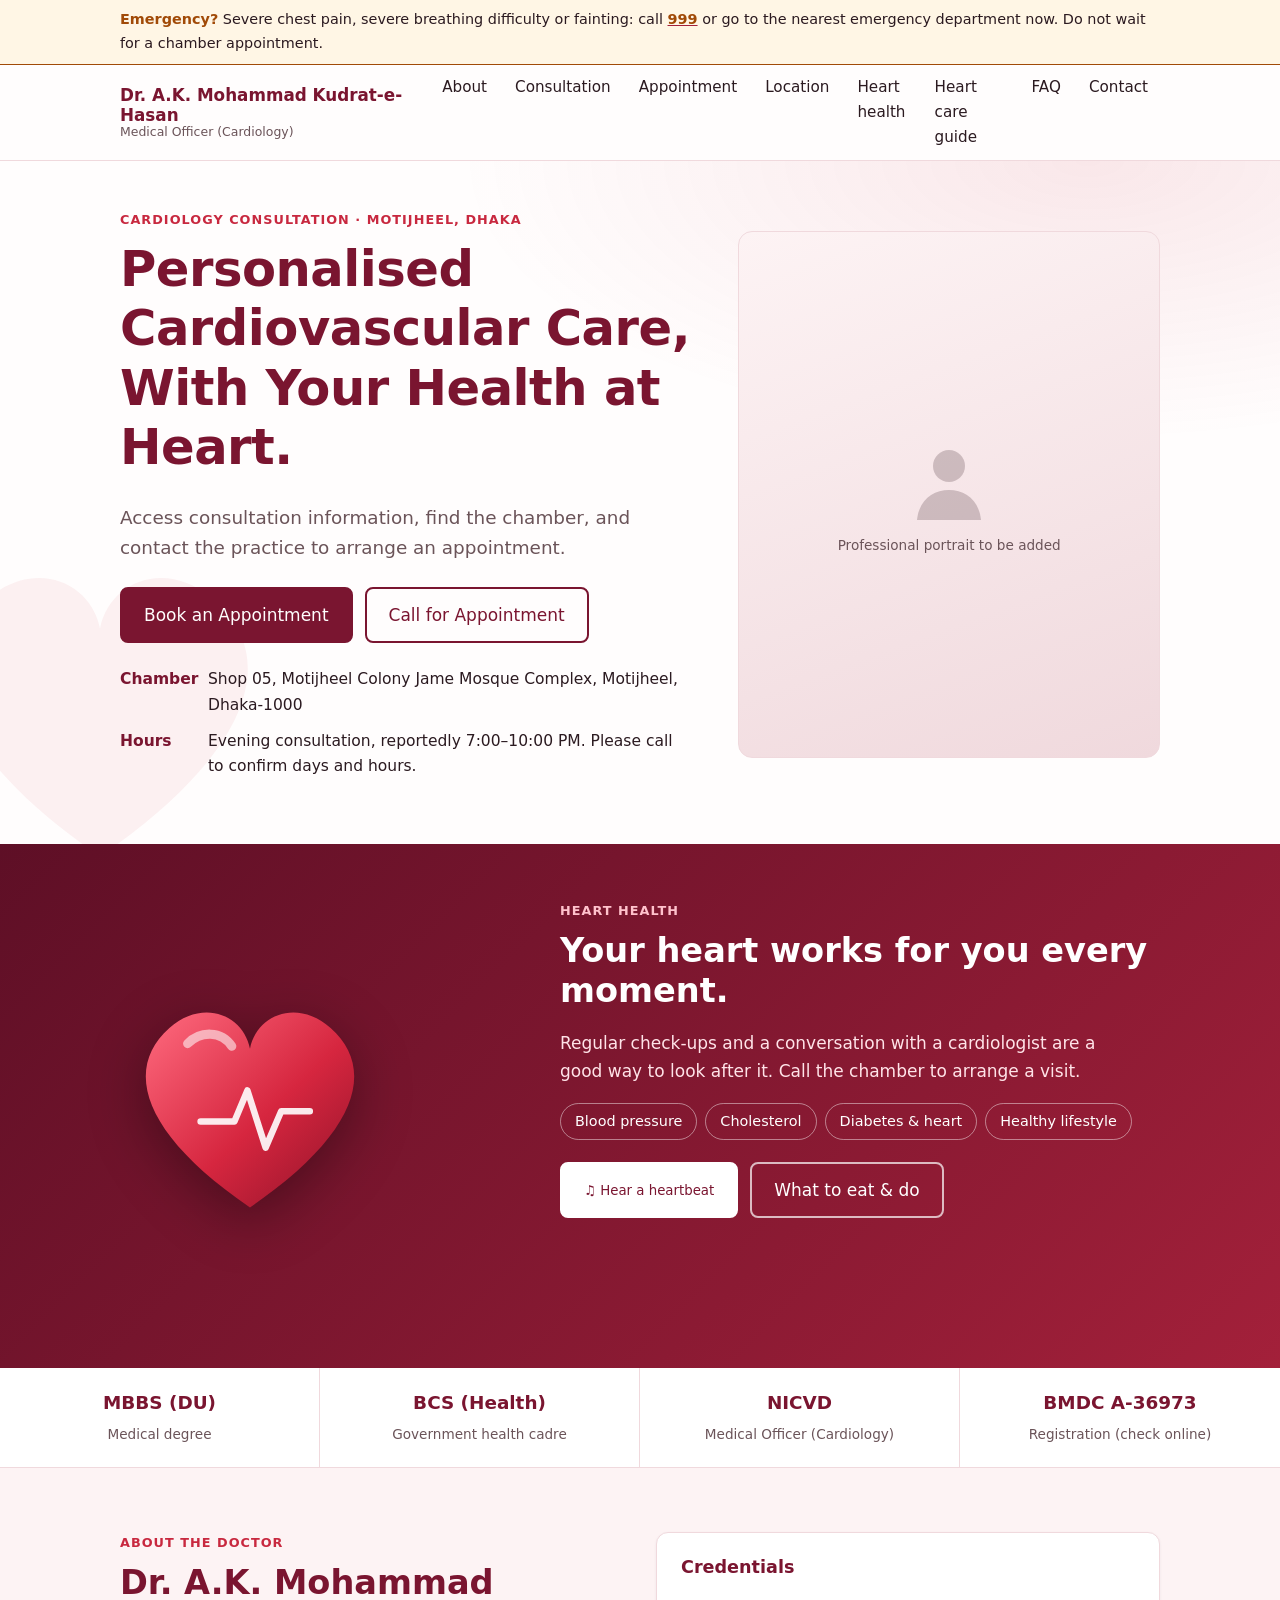
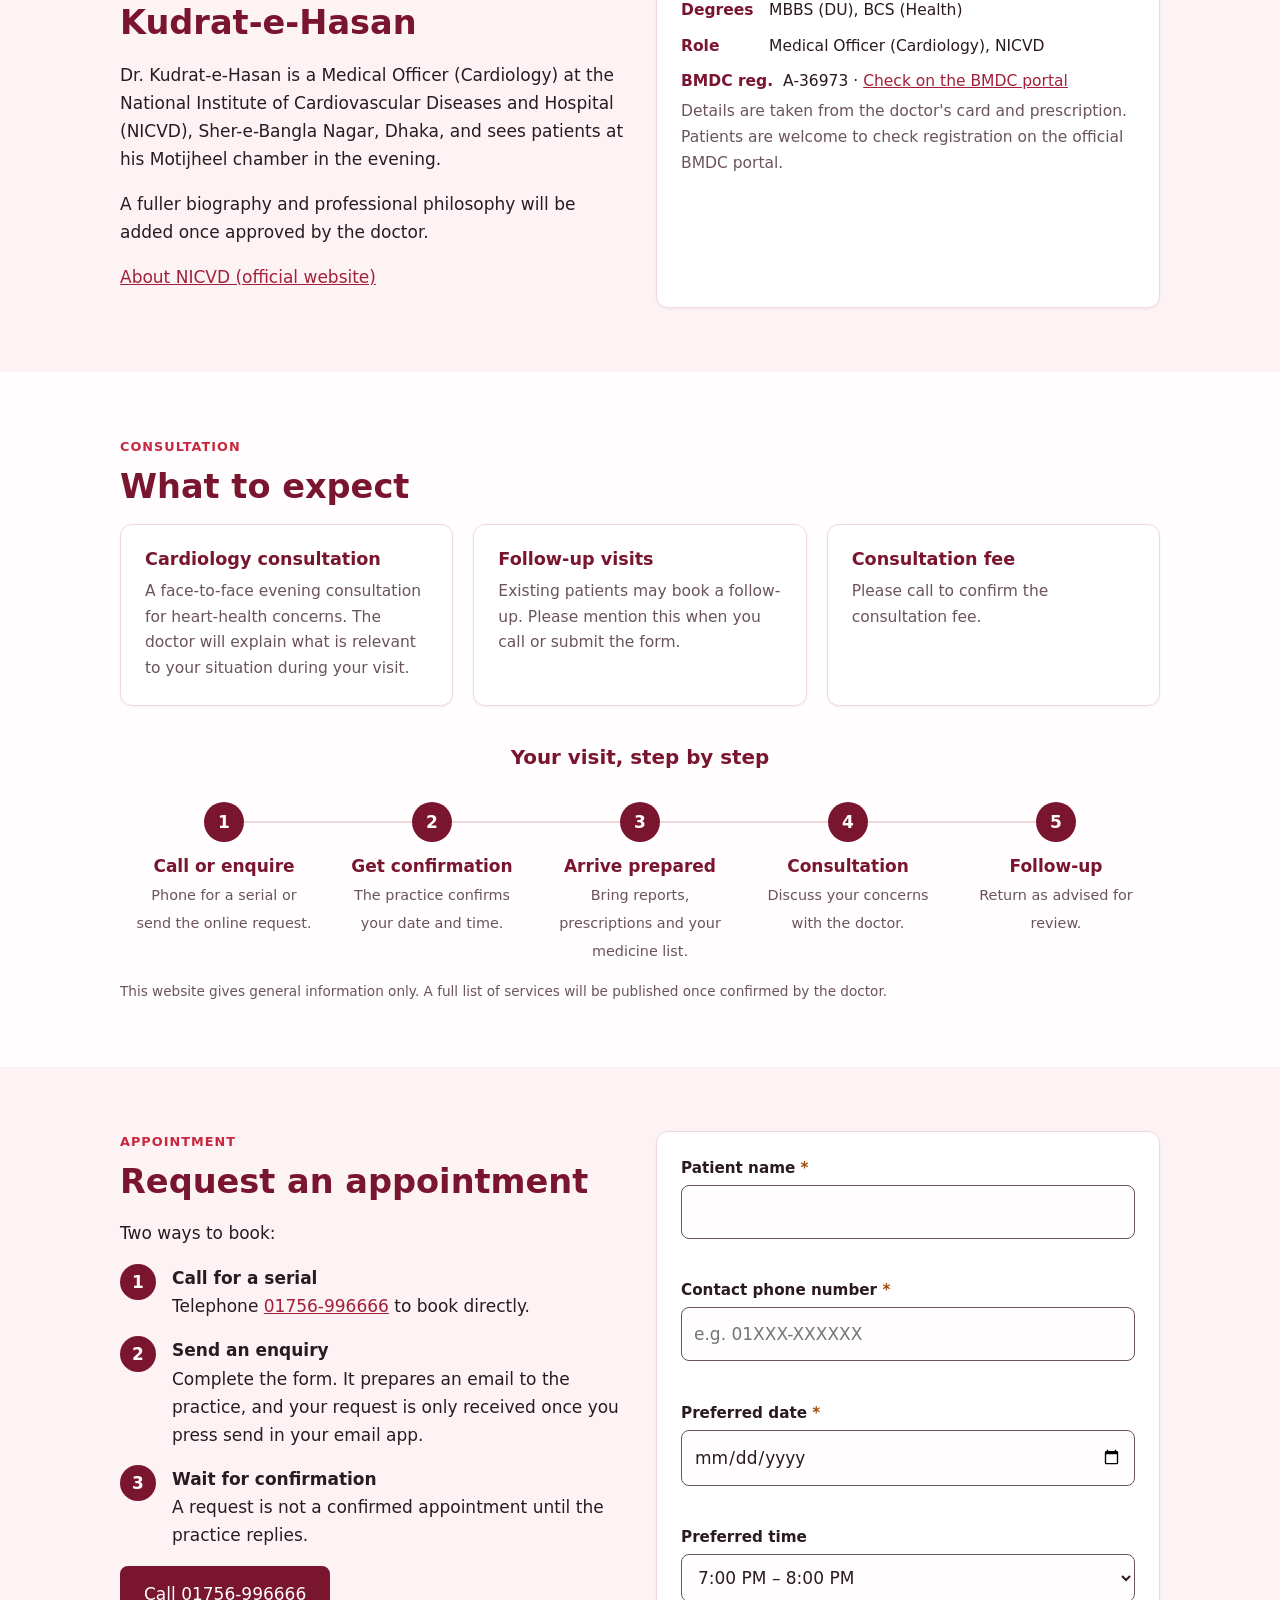
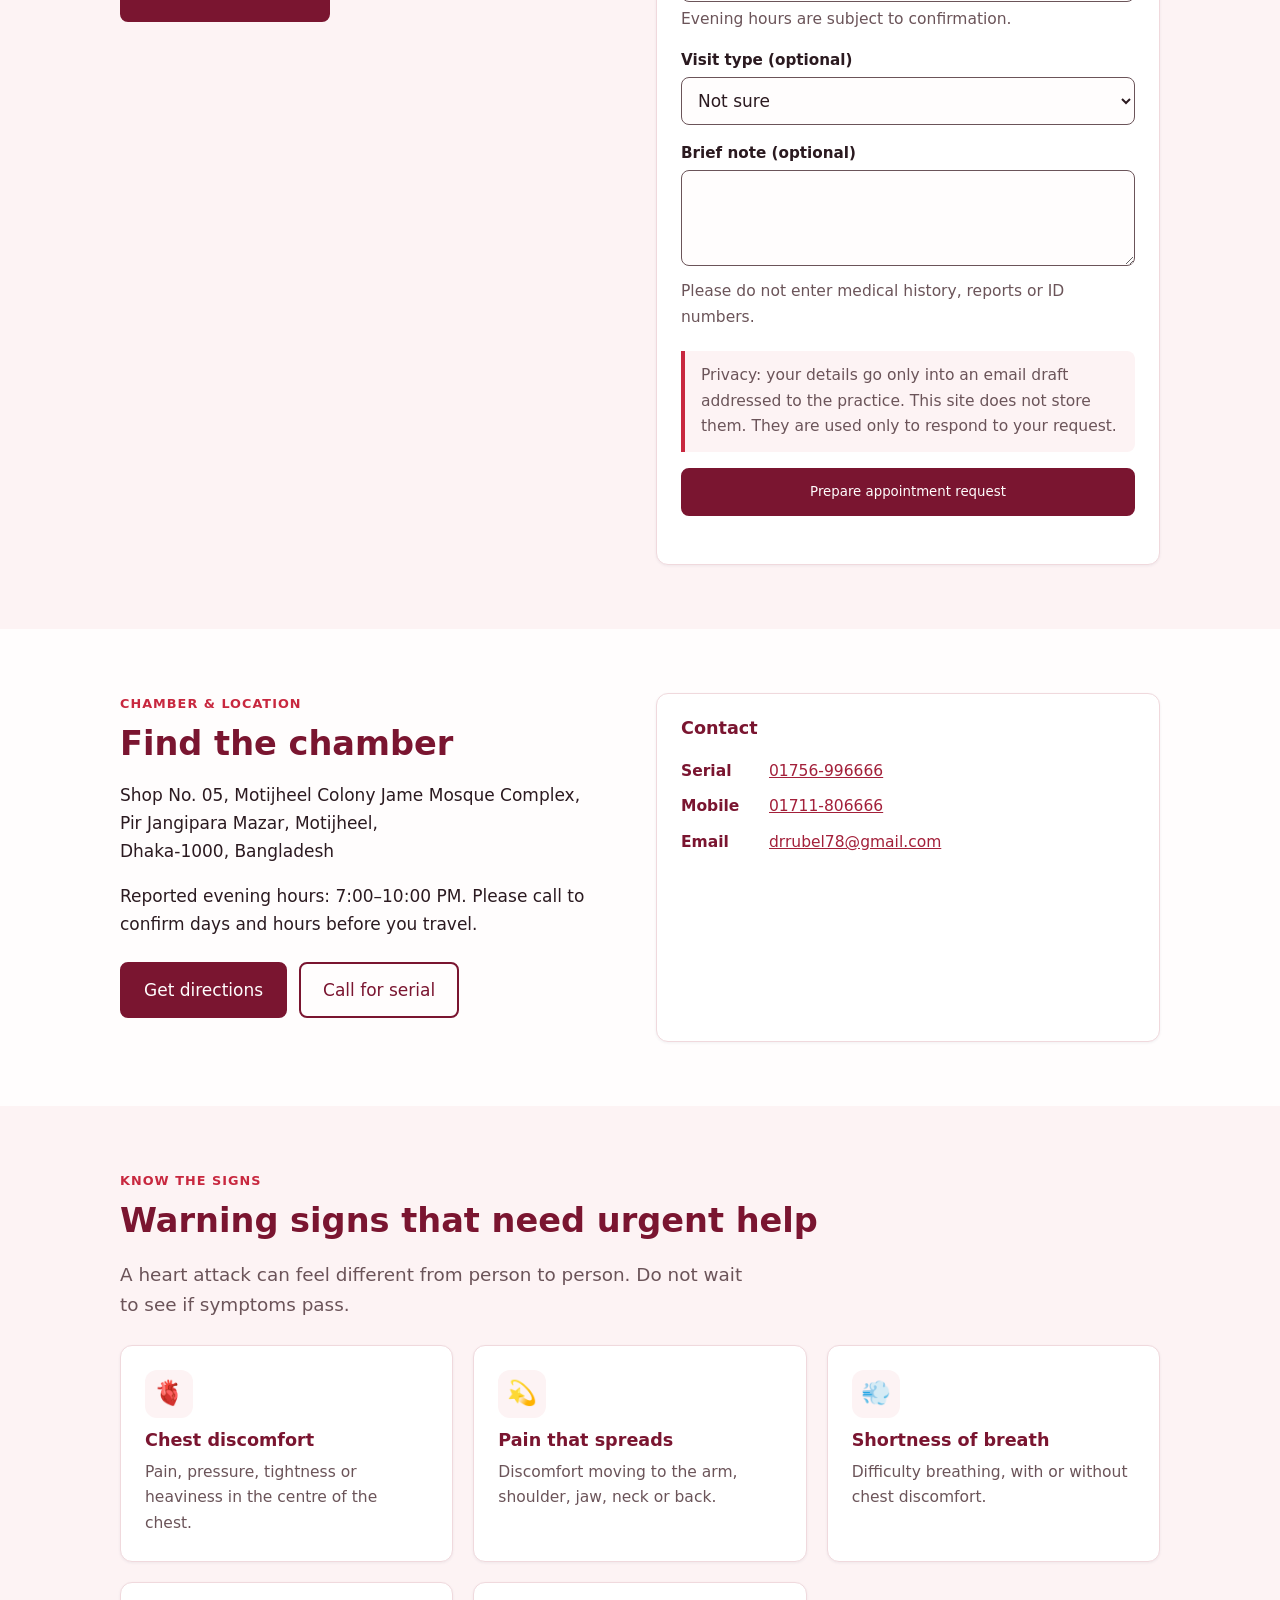
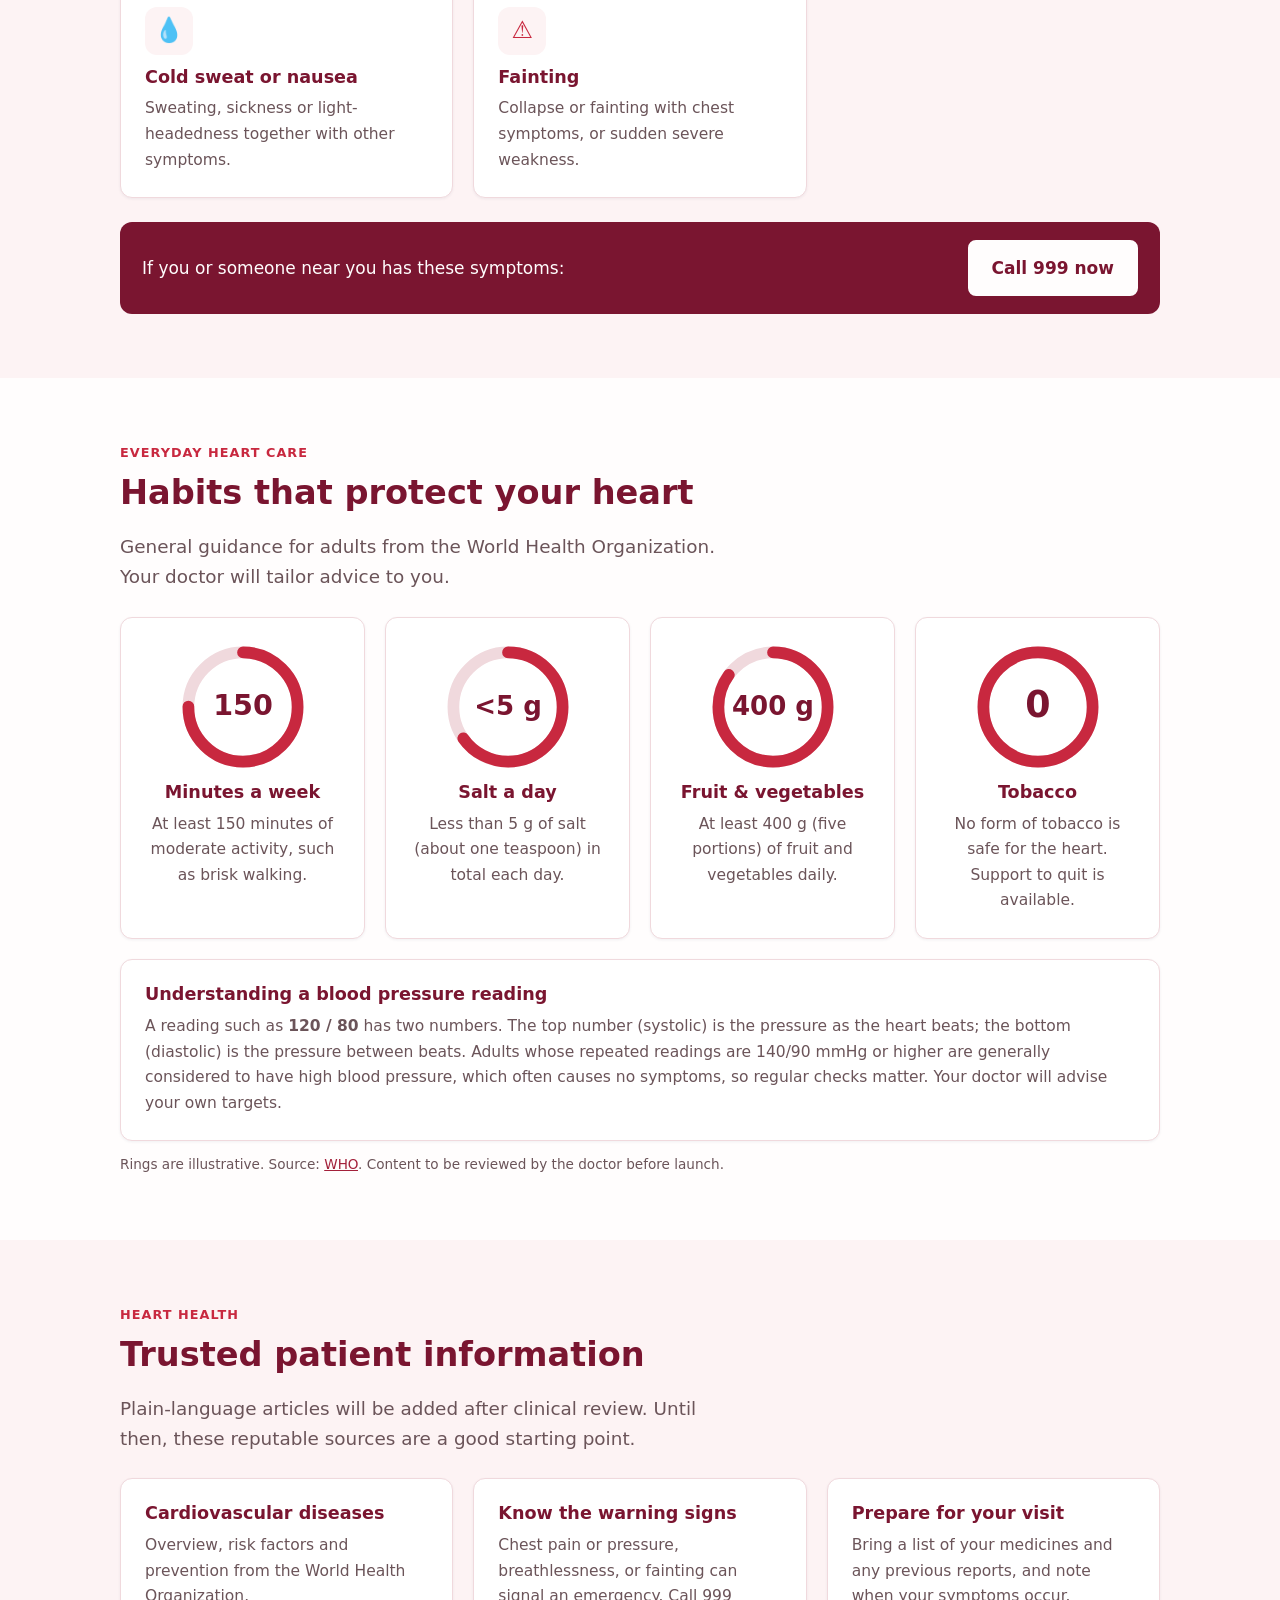
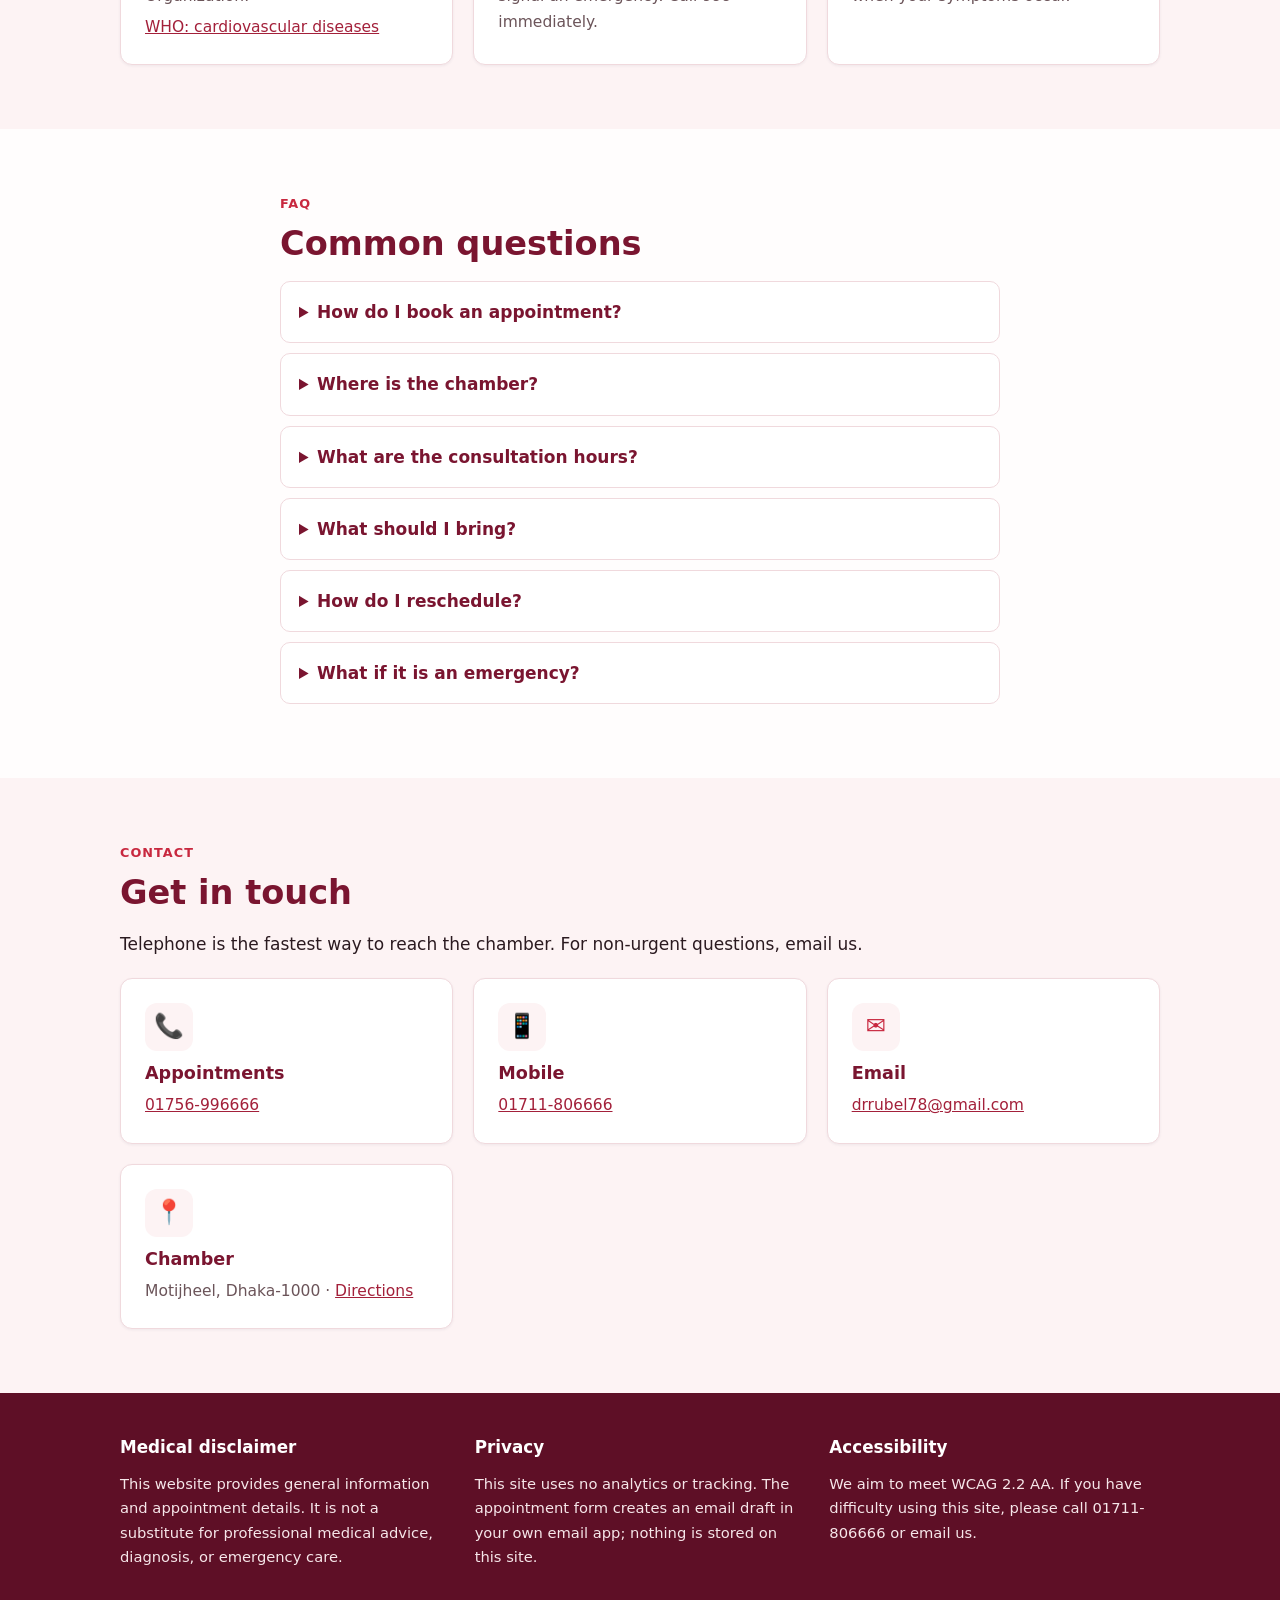
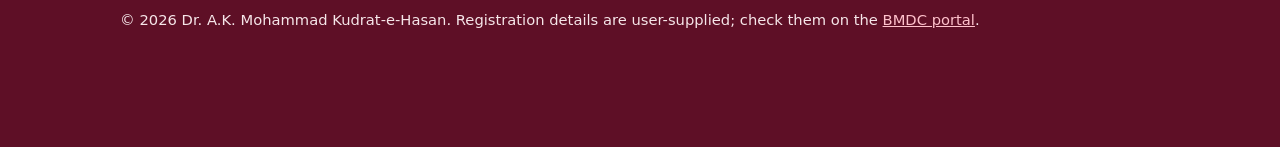
<file: index.html>
<!DOCTYPE html>
<html lang="en">
<head>
<meta charset="utf-8">
<meta name="viewport" content="width=device-width, initial-scale=1, viewport-fit=cover">
<title>Dr. A.K. Mohammad Kudrat-e-Hasan | Cardiology Consultation, Motijheel, Dhaka</title>
<meta name="description" content="Appointment and chamber information for Dr. A.K. Mohammad Kudrat-e-Hasan, Medical Officer (Cardiology), Motijheel, Dhaka. Request an appointment or call for a serial.">
<meta property="og:title" content="Dr. A.K. Mohammad Kudrat-e-Hasan — Cardiology Consultation, Dhaka">
<meta property="og:description" content="Chamber details and appointment enquiries, Motijheel, Dhaka.">
<meta property="og:type" content="website">
<meta name="robots" content="noindex">
<link rel="icon" href="data:image/svg+xml,%3Csvg xmlns='http://www.w3.org/2000/svg' viewBox='0 0 100 100'%3E%3Ctext y='.9em' font-size='90'%3E%F0%9F%AB%80%3C/text%3E%3C/svg%3E">
<link rel="stylesheet" href="style.css">
</head>
<body>
<a class="skip" href="#main">Skip to main content</a>
<div class="emerg" role="note"><div class="wrap"><strong>Emergency?</strong> Severe chest pain, severe breathing difficulty or fainting: call <a href="tel:999"><strong>999</strong></a> or go to the nearest emergency department now. Do not wait for a chamber appointment.</div></div>
<header class="top"><div class="wrap bar">
<a class="brand" href="#top" id="brand">Dr. A.K. Mohammad Kudrat-e-Hasan<small>Medical Officer (Cardiology)</small></a>
<button class="menu-btn" aria-expanded="false" aria-controls="nav" id="mbtn">Menu</button>
<nav id="nav" aria-label="Main"><ul>
<li><a href="#about">About</a></li><li><a href="#consultation">Consultation</a></li><li><a href="#appointment">Appointment</a></li><li><a href="#location">Location</a></li><li><a href="#learn">Heart health</a></li><li><a href="heart-care.html">Heart care guide</a></li><li><a href="#faq">FAQ</a></li><li><a href="#contact">Contact</a></li>
</ul></nav></div></header>

<main id="main">
<section class="hero" id="top"><div class="wrap hero-grid">
<div>
<p class="eyebrow">Cardiology consultation · Motijheel, Dhaka</p>
<h1>Personalised Cardiovascular Care, With Your Health at Heart.</h1>
<p class="lead">Access consultation information, find the chamber, and contact the practice to arrange an appointment.</p>
<div class="cta">
<a class="btn primary" href="#appointment">Book an Appointment</a>
<a class="btn ghost" data-call href="tel:01756996666">Call for Appointment</a>
</div>
<ul class="facts">
<li><b>Chamber</b><span>Shop 05, Motijheel Colony Jame Mosque Complex, Motijheel, Dhaka-1000</span></li>
<li><b>Hours</b><span>Evening consultation, reportedly 7:00–10:00 PM. Please call to confirm days and hours.</span></li>
</ul>
</div>
<div class="portrait" id="portrait" role="img" aria-label="Portrait placeholder: a professional photograph of the doctor will be added here"><div class="ph"><svg width="96" height="96" viewBox="0 0 96 96" aria-hidden="true"><circle cx="48" cy="34" r="16" fill="currentColor" opacity=".3"/><path d="M16 88c2-20 16-30 32-30s30 10 32 30z" fill="currentColor" opacity=".3"/></svg><br>Professional portrait to be added</div></div>
</div></section>

<section class="band" aria-labelledby="band-h"><div class="wrap band-grid">
<svg class="heart" id="bigheart" viewBox="0 0 200 200" role="img" aria-label="Illustration of a heart"><defs><linearGradient id="hg" x1="0" y1="0" x2="1" y2="1"><stop offset="0" stop-color="#ff6b7f"/><stop offset=".55" stop-color="#d6263f"/><stop offset="1" stop-color="#8f1229"/></linearGradient></defs><path d="M100 178C18 122 2 72 38 40c26-23 57-10 62 16 5-26 36-39 62-16 36 32 20 82-62 138z" fill="url(#hg)"/><path d="M52 52c10-10 26-10 34 2" fill="none" stroke="#fff" stroke-opacity=".55" stroke-width="7" stroke-linecap="round"/><path d="M62 112h26l10-24 14 44 12-28h22" fill="none" stroke="#fff" stroke-opacity=".9" stroke-width="5" stroke-linecap="round" stroke-linejoin="round"/></svg>
<div><p class="eyebrow" style="color:#ffc2cc">Heart health</p><h2 id="band-h">Your heart works for you every moment.</h2><p>Regular check-ups and a conversation with a cardiologist are a good way to look after it. Call the chamber to arrange a visit.</p>
<ul class="chips"><li>Blood pressure</li><li>Cholesterol</li><li>Diabetes &amp; heart</li><li>Healthy lifestyle</li></ul>
<div class="cta"><button class="btn light" type="button" data-heartbeat aria-pressed="false">&#9835; Hear a heartbeat</button><a class="btn outline-light" href="heart-care.html">What to eat &amp; do</a></div>
<svg class="ecg" viewBox="0 0 400 70" preserveAspectRatio="none" aria-hidden="true"><path d="M0 40H110l12-4 10 4h30l8-34 14 62 10-28h22l8-8h30l8 8h138"/></svg></div>
</div></section>

<div class="trust"><ul><li><b>MBBS (DU)</b><span>Medical degree</span></li><li><b>BCS (Health)</b><span>Government health cadre</span></li><li><b>NICVD</b><span>Medical Officer (Cardiology)</span></li><li><b>BMDC A-36973</b><span>Registration (check online)</span></li></ul></div>

<section class="alt" id="about"><div class="wrap two">
<div><p class="eyebrow">About the doctor</p><h2>Dr. A.K. Mohammad Kudrat-e-Hasan</h2>
<p>Dr. Kudrat-e-Hasan is a Medical Officer (Cardiology) at the National Institute of Cardiovascular Diseases and Hospital (NICVD), Sher-e-Bangla Nagar, Dhaka, and sees patients at his Motijheel chamber in the evening.</p>
<p>A fuller biography and professional philosophy will be added once approved by the doctor.</p>
<p><a href="https://www.nicvd.gov.bd/" rel="noopener" target="_blank">About NICVD (official website)</a></p></div>
<div class="card"><h3>Credentials</h3>
<ul class="facts">
<li><b>Degrees</b><span>MBBS (DU), BCS (Health)</span></li>
<li><b>Role</b><span>Medical Officer (Cardiology), NICVD</span></li>
<li><b>BMDC reg.</b><span>A-36973 · <a href="https://verify.bmdc.org.bd/nojs.php" rel="noopener" target="_blank">Check on the BMDC portal</a></span></li>
</ul>
<p class="hint">Details are taken from the doctor's card and prescription. Patients are welcome to check registration on the official BMDC portal.</p></div>
</div></section>

<section id="consultation"><div class="wrap">
<p class="eyebrow">Consultation</p><h2>What to expect</h2>
<div class="grid3">
<div class="card"><h3>Cardiology consultation</h3><p>A face-to-face evening consultation for heart-health concerns. The doctor will explain what is relevant to your situation during your visit.</p></div>
<div class="card"><h3>Follow-up visits</h3><p>Existing patients may book a follow-up. Please mention this when you call or submit the form.</p></div>
<div class="card"><h3>Consultation fee</h3><p id="fee">Please call to confirm the consultation fee.</p></div>
</div>
<h3 style="margin-top:40px;text-align:center">Your visit, step by step</h3>
<div class="journey">
<div><i>1</i><strong>Call or enquire</strong><span>Phone for a serial or send the online request.</span></div>
<div><i>2</i><strong>Get confirmation</strong><span>The practice confirms your date and time.</span></div>
<div><i>3</i><strong>Arrive prepared</strong><span>Bring reports, prescriptions and your medicine list.</span></div>
<div><i>4</i><strong>Consultation</strong><span>Discuss your concerns with the doctor.</span></div>
<div><i>5</i><strong>Follow-up</strong><span>Return as advised for review.</span></div>
</div>
<p class="hint" style="margin-top:16px">This website gives general information only. A full list of services will be published once confirmed by the doctor.</p>
</div></section>

<section class="alt" id="appointment"><div class="wrap two">
<div>
<p class="eyebrow">Appointment</p><h2>Request an appointment</h2>
<p>Two ways to book:</p>
<ol class="steps">
<li><div><strong>Call for a serial</strong><br>Telephone <a data-call href="tel:01756996666">01756-996666</a> to book directly.</div></li>
<li><div><strong>Send an enquiry</strong><br>Complete the form. It prepares an email to the practice, and your request is only received once you press send in your email app.</div></li>
<li><div><strong>Wait for confirmation</strong><br>A request is not a confirmed appointment until the practice replies.</div></li>
</ol>
<a class="btn primary" data-call href="tel:01756996666">Call 01756-996666</a>
</div>
<div class="card">
<form id="appt" novalidate aria-describedby="privacy">
<div><label for="name">Patient name <span class="req" aria-hidden="true">*</span></label><input id="name" autocomplete="name" required aria-describedby="e-name"><p class="err" id="e-name" aria-live="polite"></p></div>
<div><label for="phone">Contact phone number <span class="req" aria-hidden="true">*</span></label><input id="phone" type="tel" inputmode="tel" autocomplete="tel" placeholder="e.g. 01XXX-XXXXXX" required aria-describedby="e-phone"><p class="err" id="e-phone" aria-live="polite"></p></div>
<div><label for="date">Preferred date <span class="req" aria-hidden="true">*</span></label><input id="date" type="date" required aria-describedby="e-date"><p class="err" id="e-date" aria-live="polite"></p></div>
<div><label for="time">Preferred time</label><select id="time"><option>7:00 PM – 8:00 PM</option><option>8:00 PM – 9:00 PM</option><option>9:00 PM – 10:00 PM</option></select><p class="hint">Evening hours are subject to confirmation.</p></div>
<div><label for="visit">Visit type (optional)</label><select id="visit"><option value="">Not sure</option><option>New visit</option><option>Follow-up visit</option></select></div>
<div><label for="note">Brief note (optional)</label><textarea id="note" maxlength="300" aria-describedby="n-hint"></textarea><p class="hint" id="n-hint">Please do not enter medical history, reports or ID numbers.</p></div>
<p class="note" id="privacy">Privacy: your details go only into an email draft addressed to the practice. This site does not store them. They are used only to respond to your request.</p>
<button class="btn primary" type="submit">Prepare appointment request</button>
<div id="status" role="status" aria-live="polite" tabindex="-1"></div>
</form></div>
</div></section>

<section id="location"><div class="wrap two">
<div><p class="eyebrow">Chamber &amp; location</p><h2>Find the chamber</h2>
<address style="font-style:normal">Shop No. 05, Motijheel Colony Jame Mosque Complex,<br>Pir Jangipara Mazar, Motijheel,<br>Dhaka-1000, Bangladesh</address>
<p>Reported evening hours: 7:00–10:00 PM. Please call to confirm days and hours before you travel.</p>
<div class="cta"><a class="btn primary" id="dir" target="_blank" rel="noopener" href="#">Get directions</a><a class="btn ghost" data-call href="tel:01756996666">Call for serial</a></div></div>
<div class="card"><h3>Contact</h3>
<ul class="facts"><li><b>Serial</b><a data-call href="tel:01756996666">01756-996666</a></li><li><b>Mobile</b><a href="tel:01711806666">01711-806666</a></li><li><b>Email</b><a href="mailto:drrubel78@gmail.com">drrubel78@gmail.com</a></li></ul></div>
</div></section>

<section class="alt" id="signs"><div class="wrap">
<p class="eyebrow">Know the signs</p><h2>Warning signs that need urgent help</h2>
<p class="lead" style="margin-bottom:24px">A heart attack can feel different from person to person. Do not wait to see if symptoms pass.</p>
<div class="grid3">
<div class="card"><div class="ic" aria-hidden="true">🫀</div><h3>Chest discomfort</h3><p>Pain, pressure, tightness or heaviness in the centre of the chest.</p></div>
<div class="card"><div class="ic" aria-hidden="true">💫</div><h3>Pain that spreads</h3><p>Discomfort moving to the arm, shoulder, jaw, neck or back.</p></div>
<div class="card"><div class="ic" aria-hidden="true">💨</div><h3>Shortness of breath</h3><p>Difficulty breathing, with or without chest discomfort.</p></div>
<div class="card"><div class="ic" aria-hidden="true">💧</div><h3>Cold sweat or nausea</h3><p>Sweating, sickness or light-headedness together with other symptoms.</p></div>
<div class="card"><div class="ic" aria-hidden="true">⚠️</div><h3>Fainting</h3><p>Collapse or fainting with chest symptoms, or sudden severe weakness.</p></div>
</div>
<div class="callout" role="note"><span>If you or someone near you has these symptoms:</span><a class="btn" style="background:var(--bg);color:var(--navy);border-color:var(--bg)" href="tel:999">Call 999 now</a></div>
</div></section>

<section id="habits"><div class="wrap">
<p class="eyebrow">Everyday heart care</p><h2>Habits that protect your heart</h2>
<p class="lead" style="margin-bottom:24px">General guidance for adults from the World Health Organization. Your doctor will tailor advice to you.</p>
<div class="rings">
<div class="card ringcard"><svg viewBox="0 0 100 100" aria-hidden="true"><circle class="bg" cx="50" cy="50" r="42"/><circle class="fg" cx="50" cy="50" r="42" stroke-dasharray="264" stroke-dashoffset="66"/><text x="50" y="56" font-size="22">150</text></svg><h3>Minutes a week</h3><p>At least 150 minutes of moderate activity, such as brisk walking.</p></div>
<div class="card ringcard"><svg viewBox="0 0 100 100" aria-hidden="true"><circle class="bg" cx="50" cy="50" r="42"/><circle class="fg" cx="50" cy="50" r="42" stroke-dasharray="264" stroke-dashoffset="92"/><text x="50" y="56" font-size="20">&lt;5 g</text></svg><h3>Salt a day</h3><p>Less than 5 g of salt (about one teaspoon) in total each day.</p></div>
<div class="card ringcard"><svg viewBox="0 0 100 100" aria-hidden="true"><circle class="bg" cx="50" cy="50" r="42"/><circle class="fg" cx="50" cy="50" r="42" stroke-dasharray="264" stroke-dashoffset="40"/><text x="50" y="56" font-size="20">400 g</text></svg><h3>Fruit &amp; vegetables</h3><p>At least 400 g (five portions) of fruit and vegetables daily.</p></div>
<div class="card ringcard"><svg viewBox="0 0 100 100" aria-hidden="true"><circle class="bg" cx="50" cy="50" r="42"/><circle class="fg" cx="50" cy="50" r="42" stroke-dasharray="264" stroke-dashoffset="0"/><text x="50" y="58" font-size="28">0</text></svg><h3>Tobacco</h3><p>No form of tobacco is safe for the heart. Support to quit is available.</p></div>
</div>
<div class="card" style="margin-top:20px"><h3>Understanding a blood pressure reading</h3><p>A reading such as <strong>120 / 80</strong> has two numbers. The top number (systolic) is the pressure as the heart beats; the bottom (diastolic) is the pressure between beats. Adults whose repeated readings are 140/90 mmHg or higher are generally considered to have high blood pressure, which often causes no symptoms, so regular checks matter. Your doctor will advise your own targets.</p></div>
<p class="hint" style="margin-top:12px">Rings are illustrative. Source: <a rel="noopener" target="_blank" href="https://www.who.int/health-topics/cardiovascular-diseases">WHO</a>. Content to be reviewed by the doctor before launch.</p>
</div></section>

<section class="alt" id="learn"><div class="wrap">
<p class="eyebrow">Heart health</p><h2>Trusted patient information</h2>
<p class="lead" style="margin-bottom:24px">Plain-language articles will be added after clinical review. Until then, these reputable sources are a good starting point.</p>
<div class="grid3">
<div class="card"><h3>Cardiovascular diseases</h3><p>Overview, risk factors and prevention from the World Health Organization.</p><p><a rel="noopener" target="_blank" href="https://www.who.int/health-topics/cardiovascular-diseases">WHO: cardiovascular diseases</a></p></div>
<div class="card"><h3>Know the warning signs</h3><p>Chest pain or pressure, breathlessness, or fainting can signal an emergency. Call 999 immediately.</p></div>
<div class="card"><h3>Prepare for your visit</h3><p>Bring a list of your medicines and any previous reports, and note when your symptoms occur.</p></div>
</div></div></section>

<section id="faq"><div class="wrap" style="max-width:760px">
<p class="eyebrow">FAQ</p><h2>Common questions</h2>
<details><summary>How do I book an appointment?</summary><p>Call 01756-996666, or send the enquiry form above. The appointment is confirmed only when the practice replies.</p></details>
<details><summary>Where is the chamber?</summary><p>Shop No. 05, Motijheel Colony Jame Mosque Complex, Pir Jangipara Mazar, Motijheel, Dhaka-1000.</p></details>
<details><summary>What are the consultation hours?</summary><p>Evening consultation is reported as 7:00–10:00 PM. Please call to confirm days and hours.</p></details>
<details><summary>What should I bring?</summary><p>Bring previous prescriptions and reports, and a list of current medicines. Further requirements: please confirm by phone.</p></details>
<details><summary>How do I reschedule?</summary><p>Please call the appointment number. Rescheduling policy to be confirmed.</p></details>
<details><summary>What if it is an emergency?</summary><p>Call 999 or go to the nearest emergency department immediately. Do not wait for an online reply.</p></details>
</div></section>

<section class="alt" id="contact"><div class="wrap">
<p class="eyebrow">Contact</p><h2>Get in touch</h2>
<p>Telephone is the fastest way to reach the chamber. For non-urgent questions, email us.</p>
<div class="grid3" style="margin-top:20px">
<div class="card"><div class="ic" aria-hidden="true">📞</div><h3>Appointments</h3><p><a data-call href="tel:01756996666">01756-996666</a></p></div>
<div class="card"><div class="ic" aria-hidden="true">📱</div><h3>Mobile</h3><p><a href="tel:01711806666">01711-806666</a></p></div>
<div class="card"><div class="ic" aria-hidden="true">✉️</div><h3>Email</h3><p><a href="mailto:drrubel78@gmail.com">drrubel78@gmail.com</a></p></div>
<div class="card"><div class="ic" aria-hidden="true">📍</div><h3>Chamber</h3><p>Motijheel, Dhaka-1000 · <a href="#location">Directions</a></p></div>
</div>
</div></section>
</main>

<footer><div class="wrap">
<div class="legal">
<div id="disclaimer"><h2>Medical disclaimer</h2><p>This website provides general information and appointment details. It is not a substitute for professional medical advice, diagnosis, or emergency care.</p></div>
<div id="privacy-policy"><h2>Privacy</h2><p>This site uses no analytics or tracking. The appointment form creates an email draft in your own email app; nothing is stored on this site.</p></div>
<div id="accessibility"><h2>Accessibility</h2><p>We aim to meet WCAG 2.2 AA. If you have difficulty using this site, please call 01711-806666 or email us.</p></div>
</div>
<p>© <span id="yr"></span> Dr. A.K. Mohammad Kudrat-e-Hasan. Registration details are user-supplied; check them on the <a href="https://verify.bmdc.org.bd/nojs.php" rel="noopener" target="_blank">BMDC portal</a>.</p>
</div></footer>

<div class="mobilebar"><a class="btn primary" data-call href="tel:01756996666">Call</a><a class="btn ghost" href="#appointment">Book online</a></div>

<script src="script.js" defer></script>
</body>
</html>
</file>
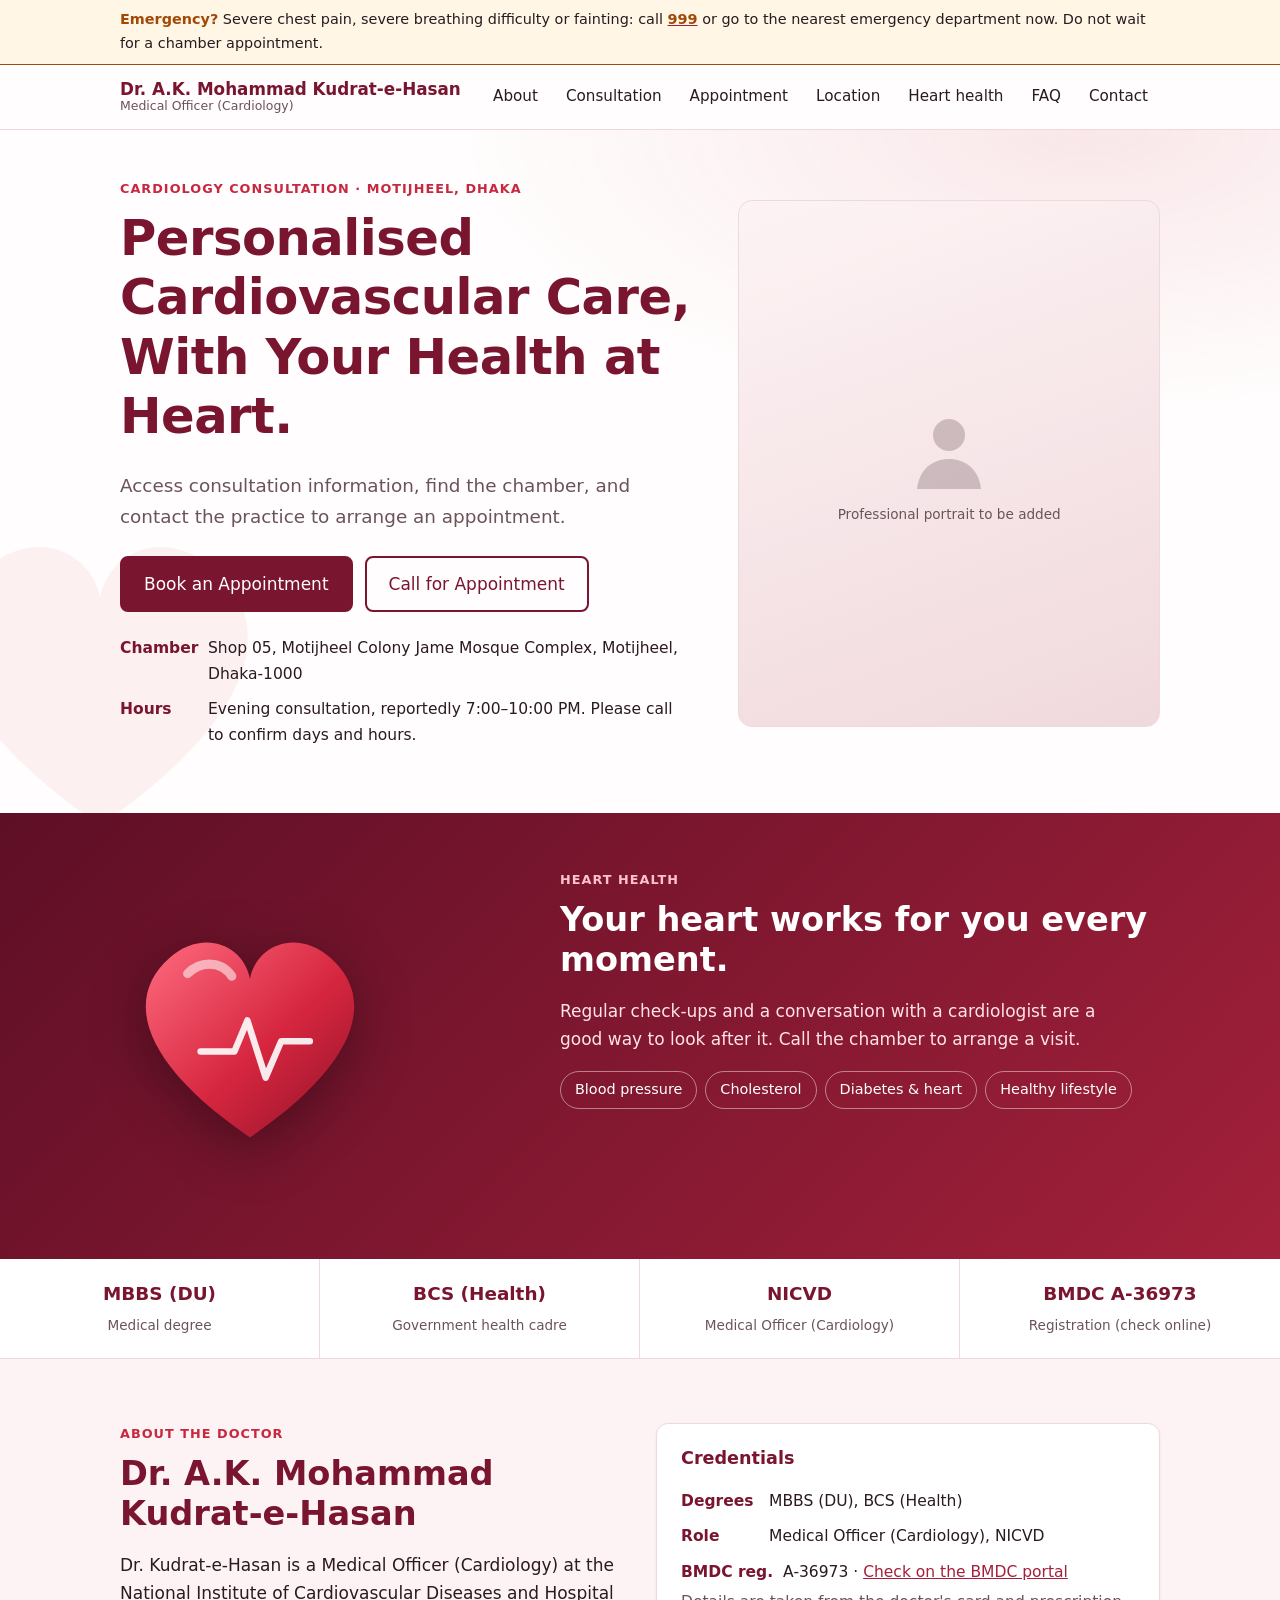
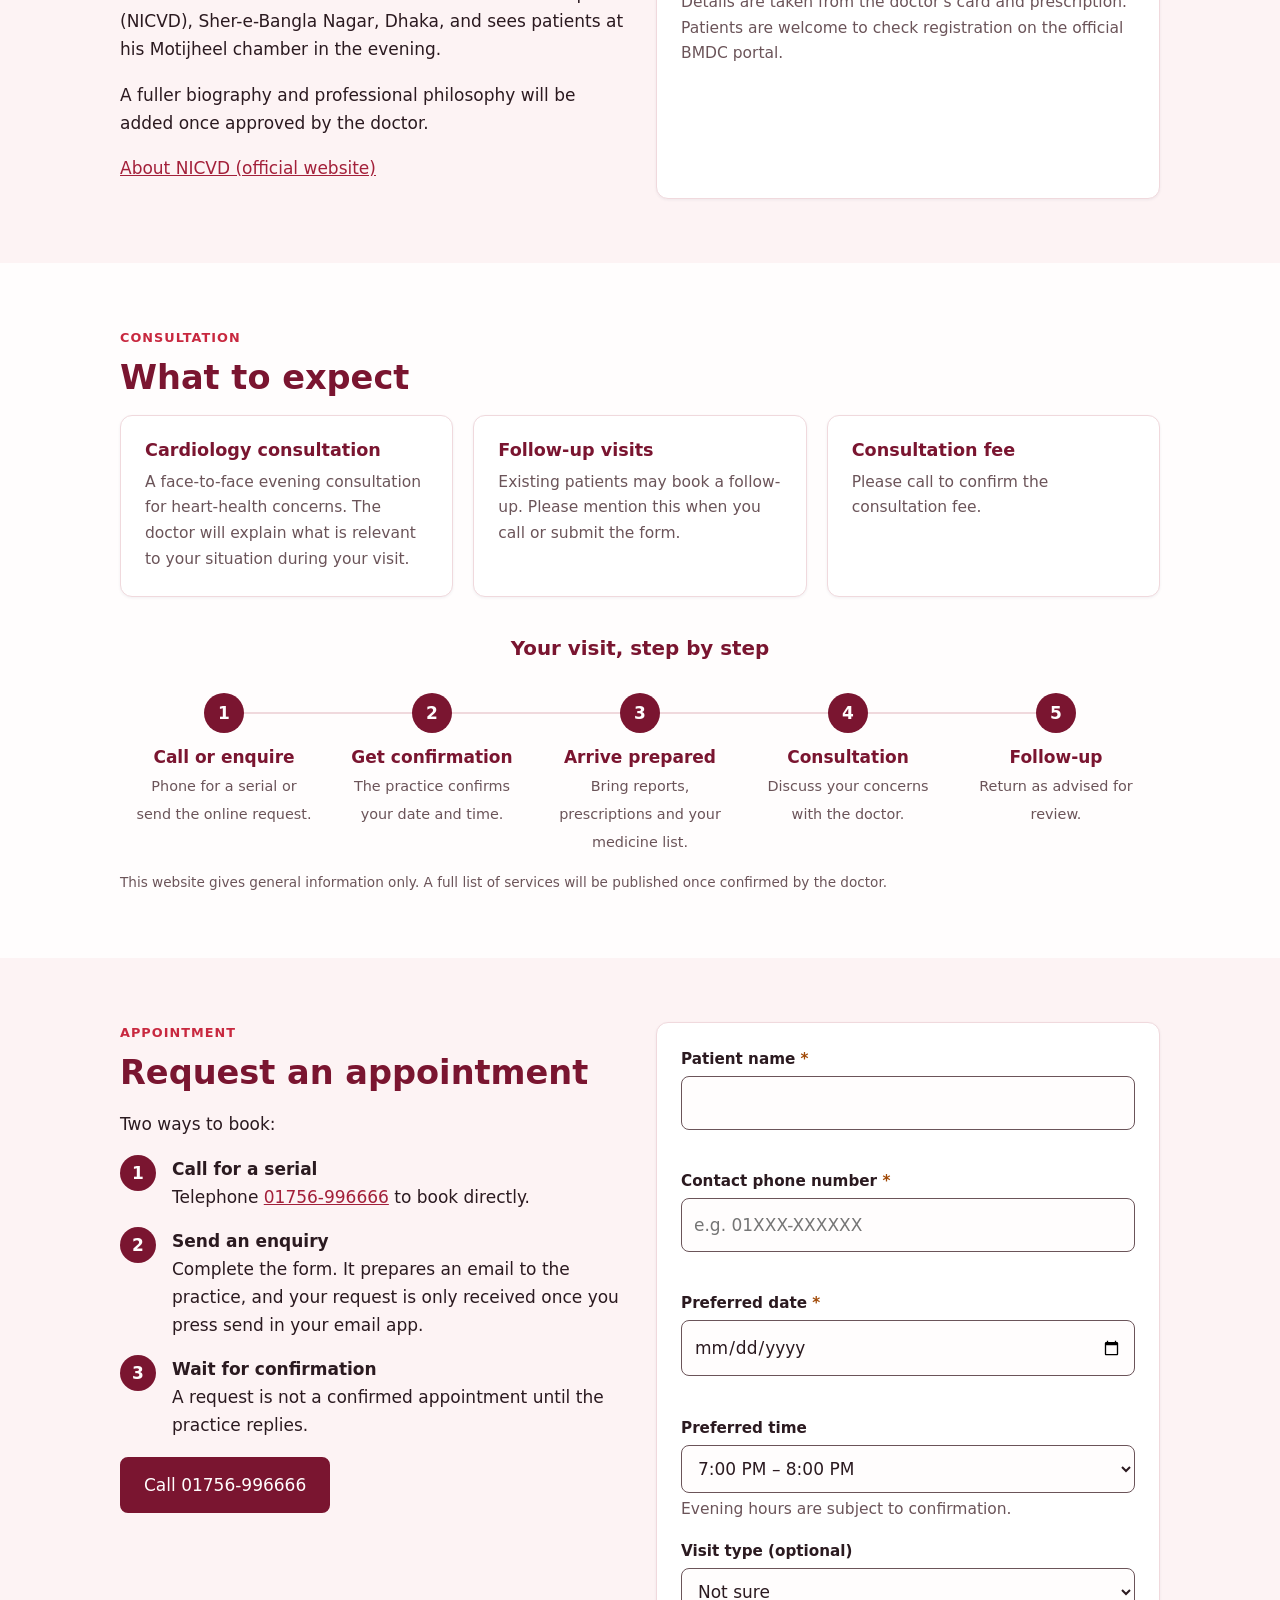
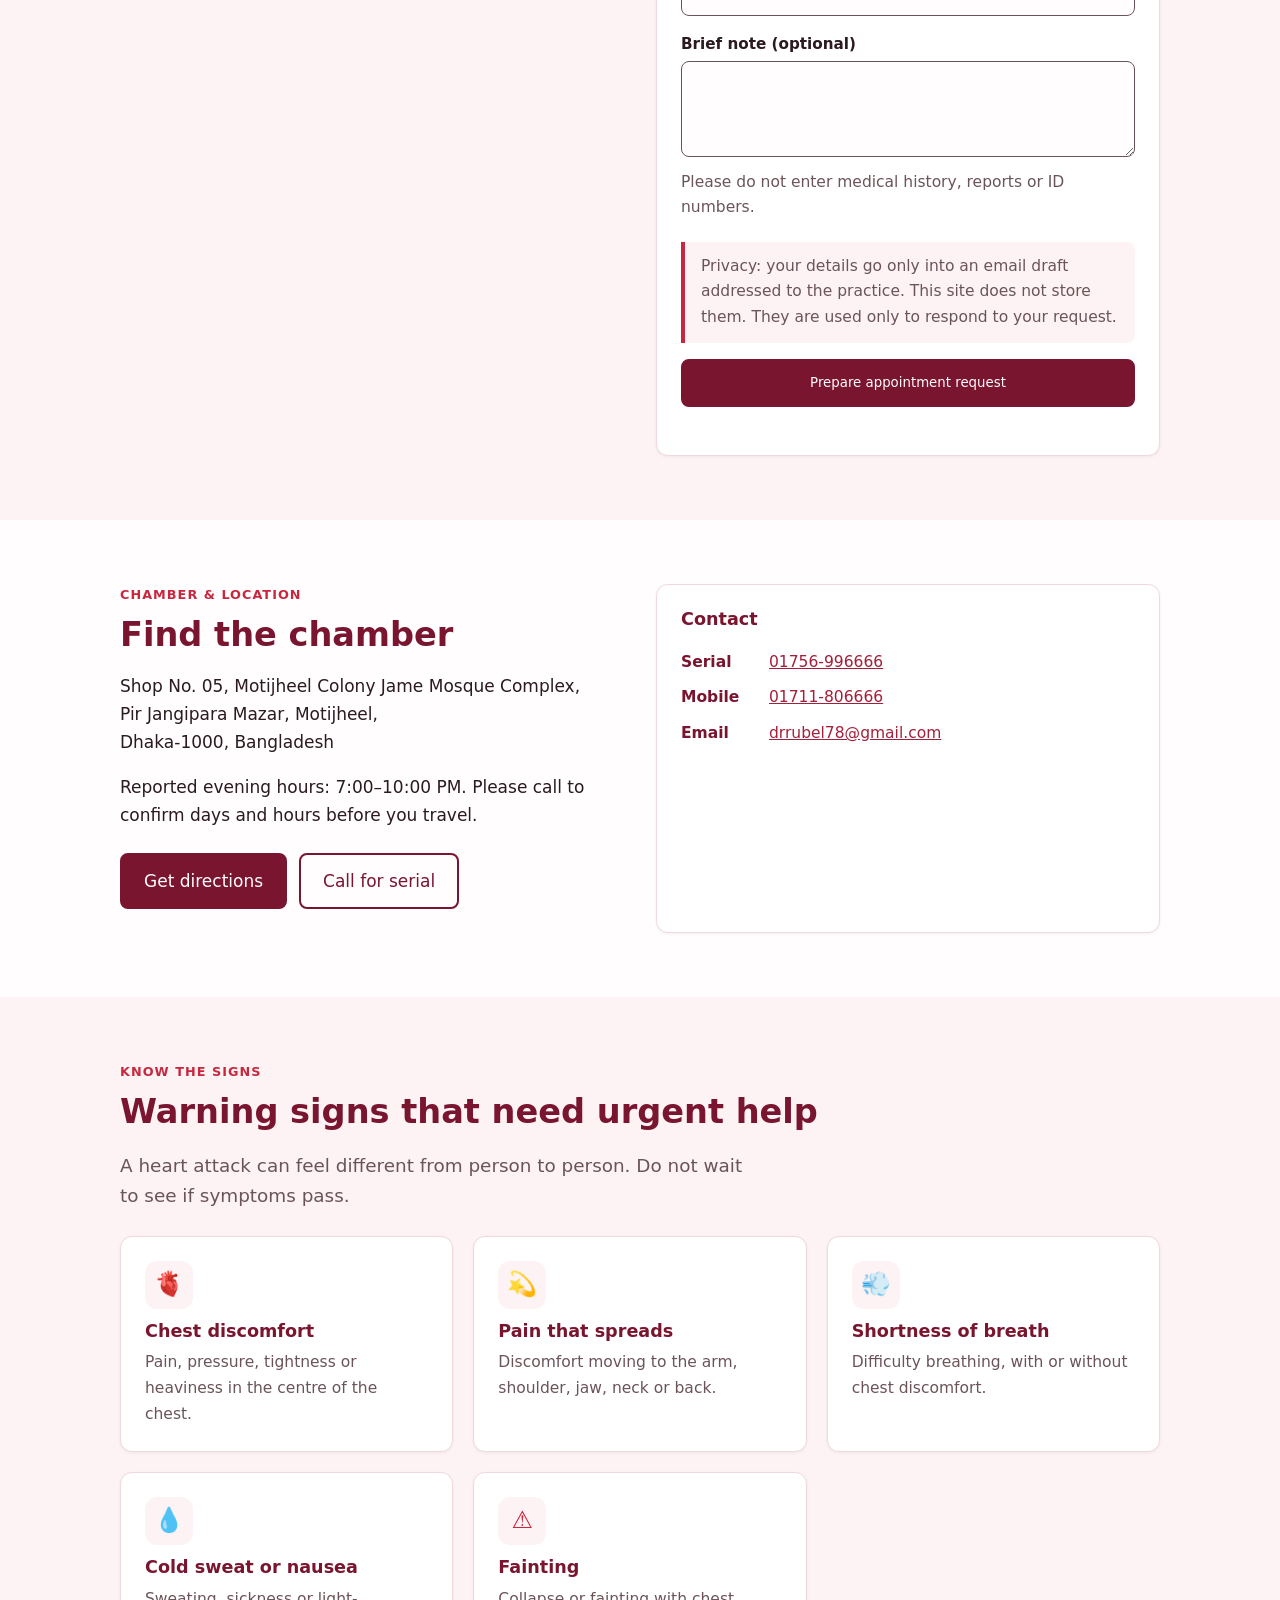
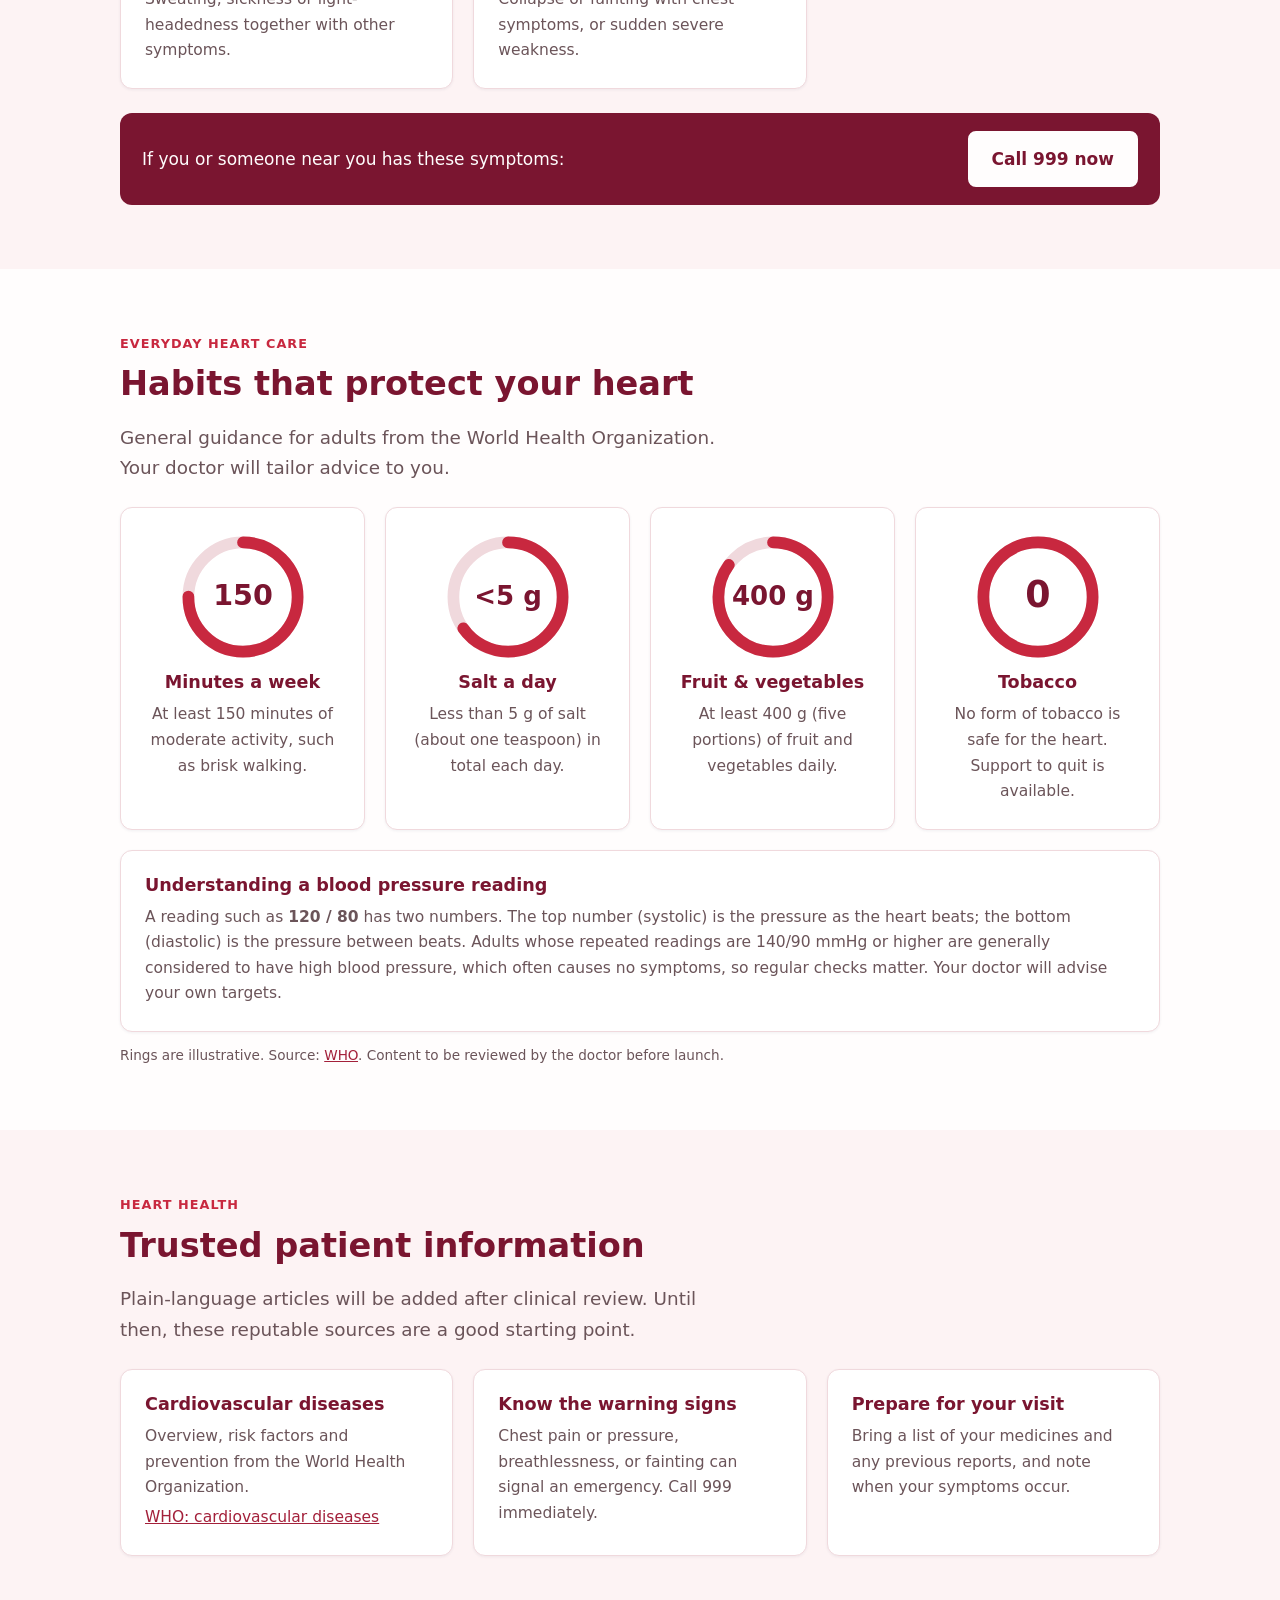
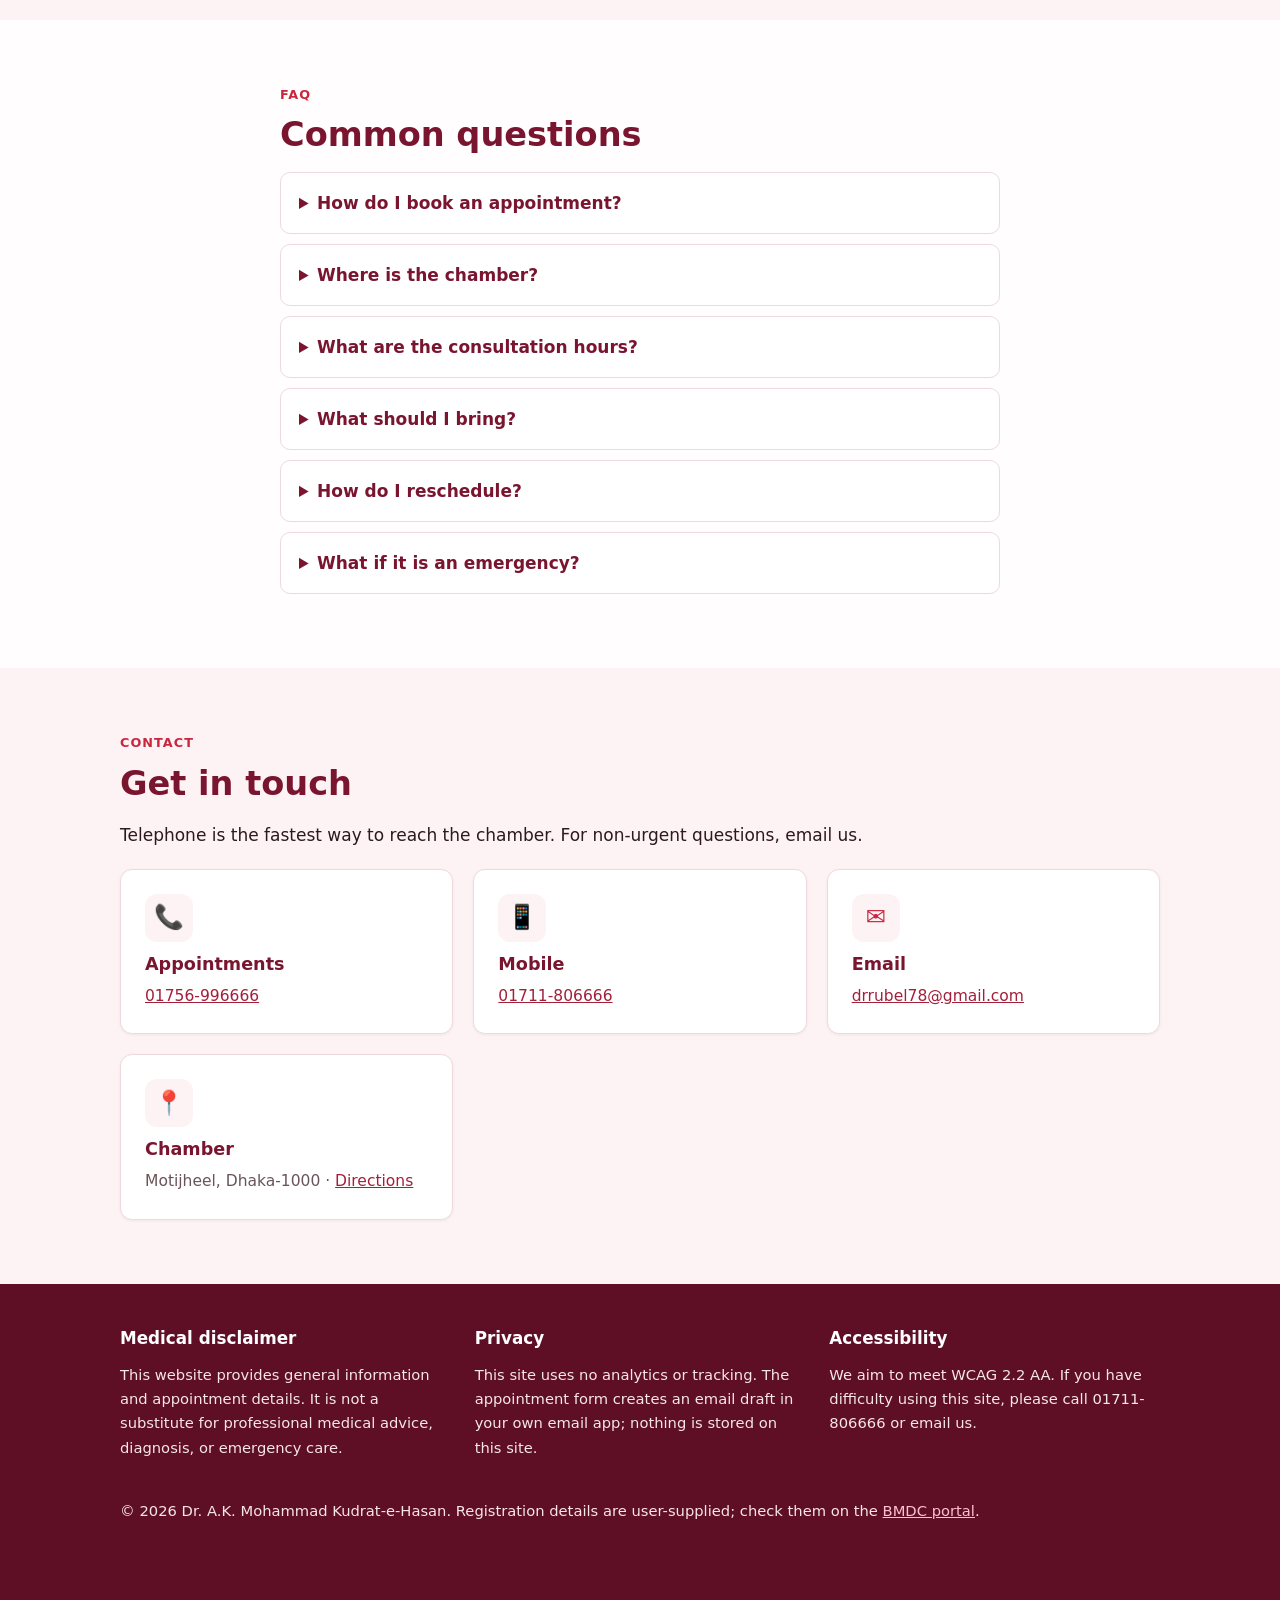
<file: dr-kudrat-e-hasan.html>
<!DOCTYPE html>
<html lang="en">
<head>
<meta charset="utf-8">
<meta name="viewport" content="width=device-width, initial-scale=1, viewport-fit=cover">
<title>Dr. A.K. Mohammad Kudrat-e-Hasan | Cardiology Consultation, Motijheel, Dhaka</title>
<meta name="description" content="Appointment and chamber information for Dr. A.K. Mohammad Kudrat-e-Hasan, Medical Officer (Cardiology), Motijheel, Dhaka. Request an appointment or call for a serial.">
<meta property="og:title" content="Dr. A.K. Mohammad Kudrat-e-Hasan — Cardiology Consultation, Dhaka">
<meta property="og:description" content="Chamber details and appointment enquiries, Motijheel, Dhaka.">
<meta property="og:type" content="website">
<meta name="robots" content="noindex">
<link rel="icon" href="data:image/svg+xml,%3Csvg xmlns='http://www.w3.org/2000/svg' viewBox='0 0 100 100'%3E%3Ctext y='.9em' font-size='90'%3E%F0%9F%AB%80%3C/text%3E%3C/svg%3E">
<style>
:root{--navy:#7a1530;--teal:#c8283f;--blue:#a3203a;--foot:#5e0f26;--bg:#fffdfd;--bg2:#fdf3f4;--text:#2b1a20;--muted:#6b5459;--line:#f0d9dd;--card:#fff;--warn:#fff6e5;--warnb:#a14a07;box-sizing:border-box;padding-top:env(safe-area-inset-top,0px);padding-bottom:env(safe-area-inset-bottom,0px)}
@media (prefers-color-scheme:dark){:root:not([data-theme="light"]){--navy:#ff9aa9;--teal:#ff7a8e;--blue:#ffa3b1;--foot:#2a1015;--bg:#1a1013;--bg2:#24161a;--text:#f5e8ea;--muted:#c9b0b5;--line:#3b2429;--card:#2a1a1f;--warn:#2e2212;--warnb:#ffb454}}
:root[data-theme="dark"]{--navy:#ff9aa9;--teal:#ff7a8e;--blue:#ffa3b1;--foot:#2a1015;--bg:#1a1013;--bg2:#24161a;--text:#f5e8ea;--muted:#c9b0b5;--line:#3b2429;--card:#2a1a1f;--warn:#2e2212;--warnb:#ffb454}
*,*::before,*::after{box-sizing:inherit}
html{scroll-behavior:smooth;scroll-padding-top:calc(72px + env(safe-area-inset-top,0px))}
body{margin:0;background:var(--bg);color:var(--text);font:17px/1.65 system-ui,-apple-system,"Segoe UI",Roboto,"Helvetica Neue",Arial,sans-serif}
@media (prefers-reduced-motion:reduce){html{scroll-behavior:auto}*{transition:none!important;animation:none!important}}
a{color:var(--blue)}
:focus-visible{outline:3px solid var(--teal);outline-offset:2px;border-radius:4px}
.wrap{max-width:1080px;margin:0 auto;padding:0 20px}
.skip{position:absolute;left:-999px;top:8px;background:var(--navy);color:var(--bg);padding:8px 14px;z-index:99}
.skip:focus{left:8px}
header.top{position:sticky;top:0;background:var(--bg);border-bottom:1px solid var(--line);z-index:20;padding-top:env(safe-area-inset-top,0px)}
.bar{display:flex;align-items:center;justify-content:space-between;min-height:64px;gap:12px}
.brand{font-weight:700;color:var(--navy);text-decoration:none;font-size:1.05rem;line-height:1.2}
.brand small{display:block;font-weight:400;color:var(--muted);font-size:.78rem}
nav ul{display:flex;gap:4px;list-style:none;margin:0;padding:0}
nav a{display:block;padding:10px 12px;color:var(--text);text-decoration:none;border-radius:6px;font-size:.95rem}
nav a:hover{background:var(--bg2)}
.menu-btn{display:none;background:none;border:1px solid var(--line);color:var(--text);border-radius:8px;padding:10px 14px;font:inherit;min-height:44px}
@media (max-width:820px){.menu-btn{display:block}nav{display:none;position:absolute;left:0;right:0;top:100%;background:var(--bg);border-bottom:1px solid var(--line);padding:8px 20px 14px}nav.open{display:block}nav ul{flex-direction:column}}
.btn{display:inline-flex;align-items:center;justify-content:center;gap:8px;min-height:48px;padding:12px 22px;border-radius:8px;font:600 1rem inherit;font-family:inherit;text-decoration:none;border:2px solid var(--navy);cursor:pointer;transition:background .2s,transform .2s}
.btn.primary{background:var(--navy);color:var(--bg)}
.btn.primary:hover{transform:translateY(-1px)}
.btn.ghost{background:transparent;color:var(--navy)}
.btn.ghost:hover{background:var(--bg2)}
.emerg{background:var(--warn);border-bottom:1px solid var(--warnb);font-size:.9rem;padding:8px 0}
.emerg strong{color:var(--warnb)}
section{padding:64px 0}
section.alt{background:var(--bg2)}
h1,h2,h3{color:var(--navy);line-height:1.2;margin:0 0 .5em}
h1{font-size:clamp(2rem,5vw,3.1rem);letter-spacing:-.01em}
h2{font-size:clamp(1.5rem,3.4vw,2.1rem)}
.eyebrow{color:var(--teal);font-weight:700;text-transform:uppercase;letter-spacing:.08em;font-size:.8rem;margin:0 0 10px}
.hero{padding:48px 0 64px;background:radial-gradient(900px 400px at 85% 0%,rgba(200,40,63,.10),transparent 70%),url("data:image/svg+xml,%3Csvg xmlns='http://www.w3.org/2000/svg' viewBox='0 0 200 200'%3E%3Cpath d='M100 175C20 120 5 70 40 40c25-22 55-10 60 15 5-25 35-37 60-15 35 30 20 80-60 135z' fill='%23c8283f' fill-opacity='.06'/%3E%3C/svg%3E") no-repeat left -90px bottom -60px/380px}
.band{background:linear-gradient(135deg,var(--foot),#a3203a);color:#fff;padding:56px 0;overflow:hidden;position:relative}
.band-grid{display:grid;grid-template-columns:.8fr 1.2fr;gap:40px;align-items:center}
@media (max-width:820px){.band-grid{grid-template-columns:1fr;text-align:center}.band svg.heart{margin:0 auto}}
.band h2{color:#fff}.band p{color:#ffe3e8;max-width:34em}
svg.heart{width:min(260px,70%);height:auto;display:block;filter:drop-shadow(0 14px 28px rgba(0,0,0,.35));animation:beat 1.4s ease-in-out infinite;transform-origin:center}
@keyframes beat{0%,60%,100%{transform:scale(1)}15%{transform:scale(1.07)}30%{transform:scale(.98)}45%{transform:scale(1.05)}}
.ecg{width:100%;height:70px;display:block;margin-top:24px}
.ecg path{fill:none;stroke:#ffd0d8;stroke-width:3;stroke-linecap:round;stroke-linejoin:round;stroke-dasharray:900;stroke-dashoffset:900;animation:draw 3.5s linear infinite}
@keyframes draw{to{stroke-dashoffset:0}}
.chips{display:flex;flex-wrap:wrap;gap:8px;padding:0;list-style:none;margin:18px 0 0}
.band .chips{justify-content:inherit}
.chips li{border:1px solid rgba(255,255,255,.45);border-radius:99px;padding:6px 14px;font-size:.9rem}
.hero-grid{display:grid;grid-template-columns:1.15fr .85fr;gap:48px;align-items:center}
@media (max-width:820px){.hero-grid{grid-template-columns:1fr;gap:28px}.portrait{order:-1;max-width:340px;margin:0 auto}}
.lead{font-size:1.15rem;color:var(--muted);max-width:34em}
.cta{display:flex;flex-wrap:wrap;gap:12px;margin:24px 0}
.facts{display:grid;gap:10px;padding:0;list-style:none;margin:20px 0 0;font-size:.97rem}
.facts li{display:flex;gap:10px}
.facts b{min-width:78px;color:var(--navy)}
.portrait{aspect-ratio:4/5;border-radius:14px;background:linear-gradient(160deg,var(--bg2),var(--line));border:1px solid var(--line);display:grid;place-items:center;overflow:hidden;position:relative;width:100%}
.portrait img{width:100%;height:100%;object-fit:cover;display:block}
.portrait .ph{text-align:center;color:var(--muted);font-size:.85rem;padding:16px}
.grid3{display:grid;grid-template-columns:repeat(auto-fit,minmax(250px,1fr));gap:20px}
.card{background:var(--card);border:1px solid var(--line);border-radius:12px;padding:24px;box-shadow:0 1px 3px rgba(11,37,69,.06)}
.card h3{font-size:1.1rem}
.card p{margin:.3em 0 0;color:var(--muted);font-size:.97rem}
.steps{counter-reset:s;list-style:none;padding:0;display:grid;gap:16px}
.steps li{counter-increment:s;display:flex;gap:16px;align-items:flex-start}
.steps li::before{content:counter(s);flex:none;width:36px;height:36px;border-radius:50%;background:var(--navy);color:var(--bg);display:grid;place-items:center;font-weight:700}
.two{display:grid;grid-template-columns:1fr 1fr;gap:32px}
@media (max-width:820px){.two{grid-template-columns:1fr}}
form{display:grid;gap:16px}
label{font-weight:600;display:block;margin-bottom:4px;font-size:.95rem}
.req{color:var(--warnb)}
input,select,textarea{width:100%;font:inherit;color:var(--text);background:var(--bg);border:1px solid var(--muted);border-radius:8px;padding:12px;min-height:48px}
textarea{min-height:96px;resize:vertical}
.err{color:var(--warnb);font-size:.88rem;min-height:1.2em;margin:4px 0 0}
input[aria-invalid="true"],select[aria-invalid="true"]{border:2px solid var(--warnb)}
.hint{font-size:.85rem;color:var(--muted);margin:4px 0 0}
.note{border-left:4px solid var(--teal);background:var(--bg2);padding:12px 16px;border-radius:0 8px 8px 0;font-size:.93rem}
#status{margin-top:8px}
details{background:var(--card);border:1px solid var(--line);border-radius:10px;padding:4px 18px;margin-bottom:10px}
summary{cursor:pointer;font-weight:600;padding:12px 0;color:var(--navy)}
details p{margin:0 0 14px;color:var(--muted)}
footer{background:var(--foot);color:#f6e6e9;padding:44px 0 100px;font-size:.92rem}
:root:not([data-theme="light"]) footer{}
footer a{color:#ffc2cc}
footer h2{color:#fff;font-size:1.05rem}
.legal{display:grid;grid-template-columns:repeat(auto-fit,minmax(260px,1fr));gap:24px;margin-bottom:24px}
.mobilebar{display:none}
@media (max-width:820px){.mobilebar{display:flex;gap:8px;position:fixed;left:0;right:0;bottom:0;background:var(--bg);border-top:1px solid var(--line);padding:10px 12px calc(10px + env(safe-area-inset-bottom,0px));z-index:30}.mobilebar .btn{flex:1;min-height:46px;padding:8px}}
.trust{background:var(--card);border-bottom:1px solid var(--line)}
.trust ul{display:grid;grid-template-columns:repeat(auto-fit,minmax(200px,1fr));gap:0;list-style:none;margin:0;padding:0}
.trust li{padding:20px;text-align:center;border-right:1px solid var(--line)}
.trust li:last-child{border-right:0}
.trust b{display:block;color:var(--navy);font-size:1.15rem}
.trust span{color:var(--muted);font-size:.85rem}
@media (max-width:820px){.trust li{border-right:0;border-bottom:1px solid var(--line)}}
.ic{width:48px;height:48px;border-radius:12px;background:var(--bg2);color:var(--teal);display:grid;place-items:center;font-size:1.5rem;margin-bottom:12px}
.rings{display:grid;grid-template-columns:repeat(auto-fit,minmax(210px,1fr));gap:20px}
.ringcard{text-align:center}
.ringcard svg{width:130px;height:130px;display:block;margin:0 auto 10px}
.ringcard .bg{fill:none;stroke:var(--line);stroke-width:9}
.ringcard .fg{fill:none;stroke:var(--teal);stroke-width:9;stroke-linecap:round;transform:rotate(-90deg);transform-origin:50% 50%}
.ringcard text{fill:var(--navy);font-weight:700;text-anchor:middle}
.journey{display:grid;grid-template-columns:repeat(auto-fit,minmax(170px,1fr));gap:0;margin-top:32px;position:relative}
.journey div{padding:0 12px;text-align:center;position:relative}
.journey div::before{content:"";position:absolute;top:19px;left:-50%;width:100%;height:2px;background:var(--line);z-index:0}
.journey div:first-child::before{display:none}
.journey i{position:relative;z-index:1;font-style:normal;width:40px;height:40px;border-radius:50%;background:var(--navy);color:var(--bg);display:grid;place-items:center;margin:0 auto 10px;font-weight:700}
.journey strong{display:block;color:var(--navy)}
.journey span{font-size:.9rem;color:var(--muted)}
@media (max-width:620px){.journey{grid-template-columns:1fr;gap:18px}.journey div::before{display:none}}
.callout{background:var(--navy);color:var(--bg);border-radius:12px;padding:18px 22px;margin-top:24px;display:flex;flex-wrap:wrap;gap:12px;align-items:center;justify-content:space-between}
.callout a{color:inherit;font-weight:700}
</style>
</head>
<body>
<a class="skip" href="#main">Skip to main content</a>
<div class="emerg" role="note"><div class="wrap"><strong>Emergency?</strong> Severe chest pain, severe breathing difficulty or fainting: call <a href="tel:999"><strong>999</strong></a> or go to the nearest emergency department now. Do not wait for a chamber appointment.</div></div>
<header class="top"><div class="wrap bar">
<a class="brand" href="#top" id="brand">Dr. A.K. Mohammad Kudrat-e-Hasan<small>Medical Officer (Cardiology)</small></a>
<button class="menu-btn" aria-expanded="false" aria-controls="nav" id="mbtn">Menu</button>
<nav id="nav" aria-label="Main"><ul>
<li><a href="#about">About</a></li><li><a href="#consultation">Consultation</a></li><li><a href="#appointment">Appointment</a></li><li><a href="#location">Location</a></li><li><a href="#learn">Heart health</a></li><li><a href="#faq">FAQ</a></li><li><a href="#contact">Contact</a></li>
</ul></nav></div></header>

<main id="main">
<section class="hero" id="top"><div class="wrap hero-grid">
<div>
<p class="eyebrow">Cardiology consultation · Motijheel, Dhaka</p>
<h1>Personalised Cardiovascular Care, With Your Health at Heart.</h1>
<p class="lead">Access consultation information, find the chamber, and contact the practice to arrange an appointment.</p>
<div class="cta">
<a class="btn primary" href="#appointment">Book an Appointment</a>
<a class="btn ghost" data-call href="tel:01756996666">Call for Appointment</a>
</div>
<ul class="facts">
<li><b>Chamber</b><span>Shop 05, Motijheel Colony Jame Mosque Complex, Motijheel, Dhaka-1000</span></li>
<li><b>Hours</b><span>Evening consultation, reportedly 7:00–10:00 PM. Please call to confirm days and hours.</span></li>
</ul>
</div>
<div class="portrait" id="portrait" role="img" aria-label="Portrait placeholder: a professional photograph of the doctor will be added here"><div class="ph"><svg width="96" height="96" viewBox="0 0 96 96" aria-hidden="true"><circle cx="48" cy="34" r="16" fill="currentColor" opacity=".3"/><path d="M16 88c2-20 16-30 32-30s30 10 32 30z" fill="currentColor" opacity=".3"/></svg><br>Professional portrait to be added</div></div>
</div></section>

<section class="band" aria-labelledby="band-h"><div class="wrap band-grid">
<svg class="heart" viewBox="0 0 200 200" role="img" aria-label="Illustration of a heart"><defs><linearGradient id="hg" x1="0" y1="0" x2="1" y2="1"><stop offset="0" stop-color="#ff6b7f"/><stop offset=".55" stop-color="#d6263f"/><stop offset="1" stop-color="#8f1229"/></linearGradient></defs><path d="M100 178C18 122 2 72 38 40c26-23 57-10 62 16 5-26 36-39 62-16 36 32 20 82-62 138z" fill="url(#hg)"/><path d="M52 52c10-10 26-10 34 2" fill="none" stroke="#fff" stroke-opacity=".55" stroke-width="7" stroke-linecap="round"/><path d="M62 112h26l10-24 14 44 12-28h22" fill="none" stroke="#fff" stroke-opacity=".9" stroke-width="5" stroke-linecap="round" stroke-linejoin="round"/></svg>
<div><p class="eyebrow" style="color:#ffc2cc">Heart health</p><h2 id="band-h">Your heart works for you every moment.</h2><p>Regular check-ups and a conversation with a cardiologist are a good way to look after it. Call the chamber to arrange a visit.</p>
<ul class="chips"><li>Blood pressure</li><li>Cholesterol</li><li>Diabetes &amp; heart</li><li>Healthy lifestyle</li></ul>
<svg class="ecg" viewBox="0 0 400 70" preserveAspectRatio="none" aria-hidden="true"><path d="M0 40H110l12-4 10 4h30l8-34 14 62 10-28h22l8-8h30l8 8h138"/></svg></div>
</div></section>

<div class="trust"><ul><li><b>MBBS (DU)</b><span>Medical degree</span></li><li><b>BCS (Health)</b><span>Government health cadre</span></li><li><b>NICVD</b><span>Medical Officer (Cardiology)</span></li><li><b>BMDC A-36973</b><span>Registration (check online)</span></li></ul></div>

<section class="alt" id="about"><div class="wrap two">
<div><p class="eyebrow">About the doctor</p><h2>Dr. A.K. Mohammad Kudrat-e-Hasan</h2>
<p>Dr. Kudrat-e-Hasan is a Medical Officer (Cardiology) at the National Institute of Cardiovascular Diseases and Hospital (NICVD), Sher-e-Bangla Nagar, Dhaka, and sees patients at his Motijheel chamber in the evening.</p>
<p>A fuller biography and professional philosophy will be added once approved by the doctor.</p>
<p><a href="https://www.nicvd.gov.bd/" rel="noopener" target="_blank">About NICVD (official website)</a></p></div>
<div class="card"><h3>Credentials</h3>
<ul class="facts">
<li><b>Degrees</b><span>MBBS (DU), BCS (Health)</span></li>
<li><b>Role</b><span>Medical Officer (Cardiology), NICVD</span></li>
<li><b>BMDC reg.</b><span>A-36973 · <a href="https://verify.bmdc.org.bd/nojs.php" rel="noopener" target="_blank">Check on the BMDC portal</a></span></li>
</ul>
<p class="hint">Details are taken from the doctor's card and prescription. Patients are welcome to check registration on the official BMDC portal.</p></div>
</div></section>

<section id="consultation"><div class="wrap">
<p class="eyebrow">Consultation</p><h2>What to expect</h2>
<div class="grid3">
<div class="card"><h3>Cardiology consultation</h3><p>A face-to-face evening consultation for heart-health concerns. The doctor will explain what is relevant to your situation during your visit.</p></div>
<div class="card"><h3>Follow-up visits</h3><p>Existing patients may book a follow-up. Please mention this when you call or submit the form.</p></div>
<div class="card"><h3>Consultation fee</h3><p id="fee">Please call to confirm the consultation fee.</p></div>
</div>
<h3 style="margin-top:40px;text-align:center">Your visit, step by step</h3>
<div class="journey">
<div><i>1</i><strong>Call or enquire</strong><span>Phone for a serial or send the online request.</span></div>
<div><i>2</i><strong>Get confirmation</strong><span>The practice confirms your date and time.</span></div>
<div><i>3</i><strong>Arrive prepared</strong><span>Bring reports, prescriptions and your medicine list.</span></div>
<div><i>4</i><strong>Consultation</strong><span>Discuss your concerns with the doctor.</span></div>
<div><i>5</i><strong>Follow-up</strong><span>Return as advised for review.</span></div>
</div>
<p class="hint" style="margin-top:16px">This website gives general information only. A full list of services will be published once confirmed by the doctor.</p>
</div></section>

<section class="alt" id="appointment"><div class="wrap two">
<div>
<p class="eyebrow">Appointment</p><h2>Request an appointment</h2>
<p>Two ways to book:</p>
<ol class="steps">
<li><div><strong>Call for a serial</strong><br>Telephone <a data-call href="tel:01756996666">01756-996666</a> to book directly.</div></li>
<li><div><strong>Send an enquiry</strong><br>Complete the form. It prepares an email to the practice, and your request is only received once you press send in your email app.</div></li>
<li><div><strong>Wait for confirmation</strong><br>A request is not a confirmed appointment until the practice replies.</div></li>
</ol>
<a class="btn primary" data-call href="tel:01756996666">Call 01756-996666</a>
</div>
<div class="card">
<form id="appt" novalidate aria-describedby="privacy">
<div><label for="name">Patient name <span class="req" aria-hidden="true">*</span></label><input id="name" autocomplete="name" required aria-describedby="e-name"><p class="err" id="e-name" aria-live="polite"></p></div>
<div><label for="phone">Contact phone number <span class="req" aria-hidden="true">*</span></label><input id="phone" type="tel" inputmode="tel" autocomplete="tel" placeholder="e.g. 01XXX-XXXXXX" required aria-describedby="e-phone"><p class="err" id="e-phone" aria-live="polite"></p></div>
<div><label for="date">Preferred date <span class="req" aria-hidden="true">*</span></label><input id="date" type="date" required aria-describedby="e-date"><p class="err" id="e-date" aria-live="polite"></p></div>
<div><label for="time">Preferred time</label><select id="time"><option>7:00 PM – 8:00 PM</option><option>8:00 PM – 9:00 PM</option><option>9:00 PM – 10:00 PM</option></select><p class="hint">Evening hours are subject to confirmation.</p></div>
<div><label for="visit">Visit type (optional)</label><select id="visit"><option value="">Not sure</option><option>New visit</option><option>Follow-up visit</option></select></div>
<div><label for="note">Brief note (optional)</label><textarea id="note" maxlength="300" aria-describedby="n-hint"></textarea><p class="hint" id="n-hint">Please do not enter medical history, reports or ID numbers.</p></div>
<p class="note" id="privacy">Privacy: your details go only into an email draft addressed to the practice. This site does not store them. They are used only to respond to your request.</p>
<button class="btn primary" type="submit">Prepare appointment request</button>
<div id="status" role="status" aria-live="polite" tabindex="-1"></div>
</form></div>
</div></section>

<section id="location"><div class="wrap two">
<div><p class="eyebrow">Chamber &amp; location</p><h2>Find the chamber</h2>
<address style="font-style:normal">Shop No. 05, Motijheel Colony Jame Mosque Complex,<br>Pir Jangipara Mazar, Motijheel,<br>Dhaka-1000, Bangladesh</address>
<p>Reported evening hours: 7:00–10:00 PM. Please call to confirm days and hours before you travel.</p>
<div class="cta"><a class="btn primary" id="dir" target="_blank" rel="noopener" href="#">Get directions</a><a class="btn ghost" data-call href="tel:01756996666">Call for serial</a></div></div>
<div class="card"><h3>Contact</h3>
<ul class="facts"><li><b>Serial</b><a data-call href="tel:01756996666">01756-996666</a></li><li><b>Mobile</b><a href="tel:01711806666">01711-806666</a></li><li><b>Email</b><a href="mailto:drrubel78@gmail.com">drrubel78@gmail.com</a></li></ul></div>
</div></section>

<section class="alt" id="signs"><div class="wrap">
<p class="eyebrow">Know the signs</p><h2>Warning signs that need urgent help</h2>
<p class="lead" style="margin-bottom:24px">A heart attack can feel different from person to person. Do not wait to see if symptoms pass.</p>
<div class="grid3">
<div class="card"><div class="ic" aria-hidden="true">🫀</div><h3>Chest discomfort</h3><p>Pain, pressure, tightness or heaviness in the centre of the chest.</p></div>
<div class="card"><div class="ic" aria-hidden="true">💫</div><h3>Pain that spreads</h3><p>Discomfort moving to the arm, shoulder, jaw, neck or back.</p></div>
<div class="card"><div class="ic" aria-hidden="true">💨</div><h3>Shortness of breath</h3><p>Difficulty breathing, with or without chest discomfort.</p></div>
<div class="card"><div class="ic" aria-hidden="true">💧</div><h3>Cold sweat or nausea</h3><p>Sweating, sickness or light-headedness together with other symptoms.</p></div>
<div class="card"><div class="ic" aria-hidden="true">⚠️</div><h3>Fainting</h3><p>Collapse or fainting with chest symptoms, or sudden severe weakness.</p></div>
</div>
<div class="callout" role="note"><span>If you or someone near you has these symptoms:</span><a class="btn" style="background:var(--bg);color:var(--navy);border-color:var(--bg)" href="tel:999">Call 999 now</a></div>
</div></section>

<section id="habits"><div class="wrap">
<p class="eyebrow">Everyday heart care</p><h2>Habits that protect your heart</h2>
<p class="lead" style="margin-bottom:24px">General guidance for adults from the World Health Organization. Your doctor will tailor advice to you.</p>
<div class="rings">
<div class="card ringcard"><svg viewBox="0 0 100 100" aria-hidden="true"><circle class="bg" cx="50" cy="50" r="42"/><circle class="fg" cx="50" cy="50" r="42" stroke-dasharray="264" stroke-dashoffset="66"/><text x="50" y="56" font-size="22">150</text></svg><h3>Minutes a week</h3><p>At least 150 minutes of moderate activity, such as brisk walking.</p></div>
<div class="card ringcard"><svg viewBox="0 0 100 100" aria-hidden="true"><circle class="bg" cx="50" cy="50" r="42"/><circle class="fg" cx="50" cy="50" r="42" stroke-dasharray="264" stroke-dashoffset="92"/><text x="50" y="56" font-size="20">&lt;5 g</text></svg><h3>Salt a day</h3><p>Less than 5 g of salt (about one teaspoon) in total each day.</p></div>
<div class="card ringcard"><svg viewBox="0 0 100 100" aria-hidden="true"><circle class="bg" cx="50" cy="50" r="42"/><circle class="fg" cx="50" cy="50" r="42" stroke-dasharray="264" stroke-dashoffset="40"/><text x="50" y="56" font-size="20">400 g</text></svg><h3>Fruit &amp; vegetables</h3><p>At least 400 g (five portions) of fruit and vegetables daily.</p></div>
<div class="card ringcard"><svg viewBox="0 0 100 100" aria-hidden="true"><circle class="bg" cx="50" cy="50" r="42"/><circle class="fg" cx="50" cy="50" r="42" stroke-dasharray="264" stroke-dashoffset="0"/><text x="50" y="58" font-size="28">0</text></svg><h3>Tobacco</h3><p>No form of tobacco is safe for the heart. Support to quit is available.</p></div>
</div>
<div class="card" style="margin-top:20px"><h3>Understanding a blood pressure reading</h3><p>A reading such as <strong>120 / 80</strong> has two numbers. The top number (systolic) is the pressure as the heart beats; the bottom (diastolic) is the pressure between beats. Adults whose repeated readings are 140/90 mmHg or higher are generally considered to have high blood pressure, which often causes no symptoms, so regular checks matter. Your doctor will advise your own targets.</p></div>
<p class="hint" style="margin-top:12px">Rings are illustrative. Source: <a rel="noopener" target="_blank" href="https://www.who.int/health-topics/cardiovascular-diseases">WHO</a>. Content to be reviewed by the doctor before launch.</p>
</div></section>

<section class="alt" id="learn"><div class="wrap">
<p class="eyebrow">Heart health</p><h2>Trusted patient information</h2>
<p class="lead" style="margin-bottom:24px">Plain-language articles will be added after clinical review. Until then, these reputable sources are a good starting point.</p>
<div class="grid3">
<div class="card"><h3>Cardiovascular diseases</h3><p>Overview, risk factors and prevention from the World Health Organization.</p><p><a rel="noopener" target="_blank" href="https://www.who.int/health-topics/cardiovascular-diseases">WHO: cardiovascular diseases</a></p></div>
<div class="card"><h3>Know the warning signs</h3><p>Chest pain or pressure, breathlessness, or fainting can signal an emergency. Call 999 immediately.</p></div>
<div class="card"><h3>Prepare for your visit</h3><p>Bring a list of your medicines and any previous reports, and note when your symptoms occur.</p></div>
</div></div></section>

<section id="faq"><div class="wrap" style="max-width:760px">
<p class="eyebrow">FAQ</p><h2>Common questions</h2>
<details><summary>How do I book an appointment?</summary><p>Call 01756-996666, or send the enquiry form above. The appointment is confirmed only when the practice replies.</p></details>
<details><summary>Where is the chamber?</summary><p>Shop No. 05, Motijheel Colony Jame Mosque Complex, Pir Jangipara Mazar, Motijheel, Dhaka-1000.</p></details>
<details><summary>What are the consultation hours?</summary><p>Evening consultation is reported as 7:00–10:00 PM. Please call to confirm days and hours.</p></details>
<details><summary>What should I bring?</summary><p>Bring previous prescriptions and reports, and a list of current medicines. Further requirements: please confirm by phone.</p></details>
<details><summary>How do I reschedule?</summary><p>Please call the appointment number. Rescheduling policy to be confirmed.</p></details>
<details><summary>What if it is an emergency?</summary><p>Call 999 or go to the nearest emergency department immediately. Do not wait for an online reply.</p></details>
</div></section>

<section class="alt" id="contact"><div class="wrap">
<p class="eyebrow">Contact</p><h2>Get in touch</h2>
<p>Telephone is the fastest way to reach the chamber. For non-urgent questions, email us.</p>
<div class="grid3" style="margin-top:20px">
<div class="card"><div class="ic" aria-hidden="true">📞</div><h3>Appointments</h3><p><a data-call href="tel:01756996666">01756-996666</a></p></div>
<div class="card"><div class="ic" aria-hidden="true">📱</div><h3>Mobile</h3><p><a href="tel:01711806666">01711-806666</a></p></div>
<div class="card"><div class="ic" aria-hidden="true">✉️</div><h3>Email</h3><p><a href="mailto:drrubel78@gmail.com">drrubel78@gmail.com</a></p></div>
<div class="card"><div class="ic" aria-hidden="true">📍</div><h3>Chamber</h3><p>Motijheel, Dhaka-1000 · <a href="#location">Directions</a></p></div>
</div>
</div></section>
</main>

<footer><div class="wrap">
<div class="legal">
<div id="disclaimer"><h2>Medical disclaimer</h2><p>This website provides general information and appointment details. It is not a substitute for professional medical advice, diagnosis, or emergency care.</p></div>
<div id="privacy-policy"><h2>Privacy</h2><p>This site uses no analytics or tracking. The appointment form creates an email draft in your own email app; nothing is stored on this site.</p></div>
<div id="accessibility"><h2>Accessibility</h2><p>We aim to meet WCAG 2.2 AA. If you have difficulty using this site, please call 01711-806666 or email us.</p></div>
</div>
<p>© <span id="yr"></span> Dr. A.K. Mohammad Kudrat-e-Hasan. Registration details are user-supplied; check them on the <a href="https://verify.bmdc.org.bd/nojs.php" rel="noopener" target="_blank">BMDC portal</a>.</p>
</div></footer>

<div class="mobilebar"><a class="btn primary" data-call href="tel:01756996666">Call</a><a class="btn ghost" href="#appointment">Book online</a></div>

<script>
// ===== Single editable configuration =====
var CONFIG = {
  name: "Dr. A.K. Mohammad Kudrat-e-Hasan",
  appointmentPhone: "01756996666",
  email: "drrubel78@gmail.com",
  address: "Shop No. 05, Motijheel Colony Jame Mosque Complex, Pir Jangipara Mazar, Motijheel, Dhaka-1000, Bangladesh",
  // Leave null until the doctor authorises publication
  fees: { newBDT: null, followUpBDT: null, note: "" }
};
(function(){
  var $=function(id){return document.getElementById(id)};
  $("yr").textContent=new Date().getFullYear();
  $("dir").href="https://www.google.com/maps/search/?api=1&query="+encodeURIComponent(CONFIG.address);
  // Fee: hidden unless published
  var f=CONFIG.fees, parts=[];
  if(f.newBDT){parts.push("New consultation: BDT "+f.newBDT)}
  if(f.followUpBDT){parts.push("Follow-up: BDT "+f.followUpBDT)}
  if(f.note){parts.push(f.note)}
  if(parts.length){$("fee").textContent=parts.join(" · ")}
  // Menu
  var mb=$("mbtn"),nav=$("nav");
  mb.addEventListener("click",function(){var o=nav.classList.toggle("open");mb.setAttribute("aria-expanded",o)});
  nav.addEventListener("click",function(e){if(e.target.tagName==="A"){nav.classList.remove("open");mb.setAttribute("aria-expanded","false")}});
  document.addEventListener("keydown",function(e){if(e.key==="Escape"){nav.classList.remove("open");mb.setAttribute("aria-expanded","false")}});
  // Date min = today
  var d=$("date"),t=new Date();t.setMinutes(t.getMinutes()-t.getTimezoneOffset());d.min=t.toISOString().slice(0,10);
  // Form
  function setErr(id,msg){var el=$(id),er=$("e-"+id);er.textContent=msg;if(msg){el.setAttribute("aria-invalid","true")}else{el.removeAttribute("aria-invalid")}return !msg}
  $("appt").addEventListener("submit",function(e){
    e.preventDefault();
    var n=$("name").value.trim(),p=$("phone").value.replace(/[\s-]/g,""),dt=$("date").value;
    var ok=true;
    ok=setErr("name",n.length<2?"Please enter the patient's name.":"")&&ok;
    ok=setErr("phone",!/^(\+?880|0)?1[3-9]\d{8}$/.test(p)?"Please enter a valid Bangladeshi mobile number, e.g. 01XXXXXXXXX.":"")&&ok;
    ok=setErr("date",!dt?"Please choose a preferred date.":(dt<d.min?"Please choose today or a future date.":""))&&ok;
    var st=$("status");
    if(!ok){st.textContent="Please correct the highlighted fields.";var first=document.querySelector('[aria-invalid="true"]');if(first)first.focus();return}
    var body=["Appointment request","Patient: "+n,"Phone: "+$("phone").value.trim(),"Preferred date: "+dt,"Preferred time: "+$("time").value,"Visit type: "+($("visit").value||"Not specified"),"Note: "+($("note").value.trim()||"None")].join("\n");
    var href="mailto:"+CONFIG.email+"?subject="+encodeURIComponent("Appointment request – "+n)+"&body="+encodeURIComponent(body);
    st.innerHTML='Your request is ready. <a href="'+href+'">Open email draft to send it</a>. It has <strong>not</strong> been sent yet, and an appointment is only confirmed when the practice replies. Prefer not to use email? Call <a href="tel:'+CONFIG.appointmentPhone+'">01756-996666</a>.';
    st.focus();
    window.location.href=href;
  });
})();
</script>
</body>
</html>
</file>
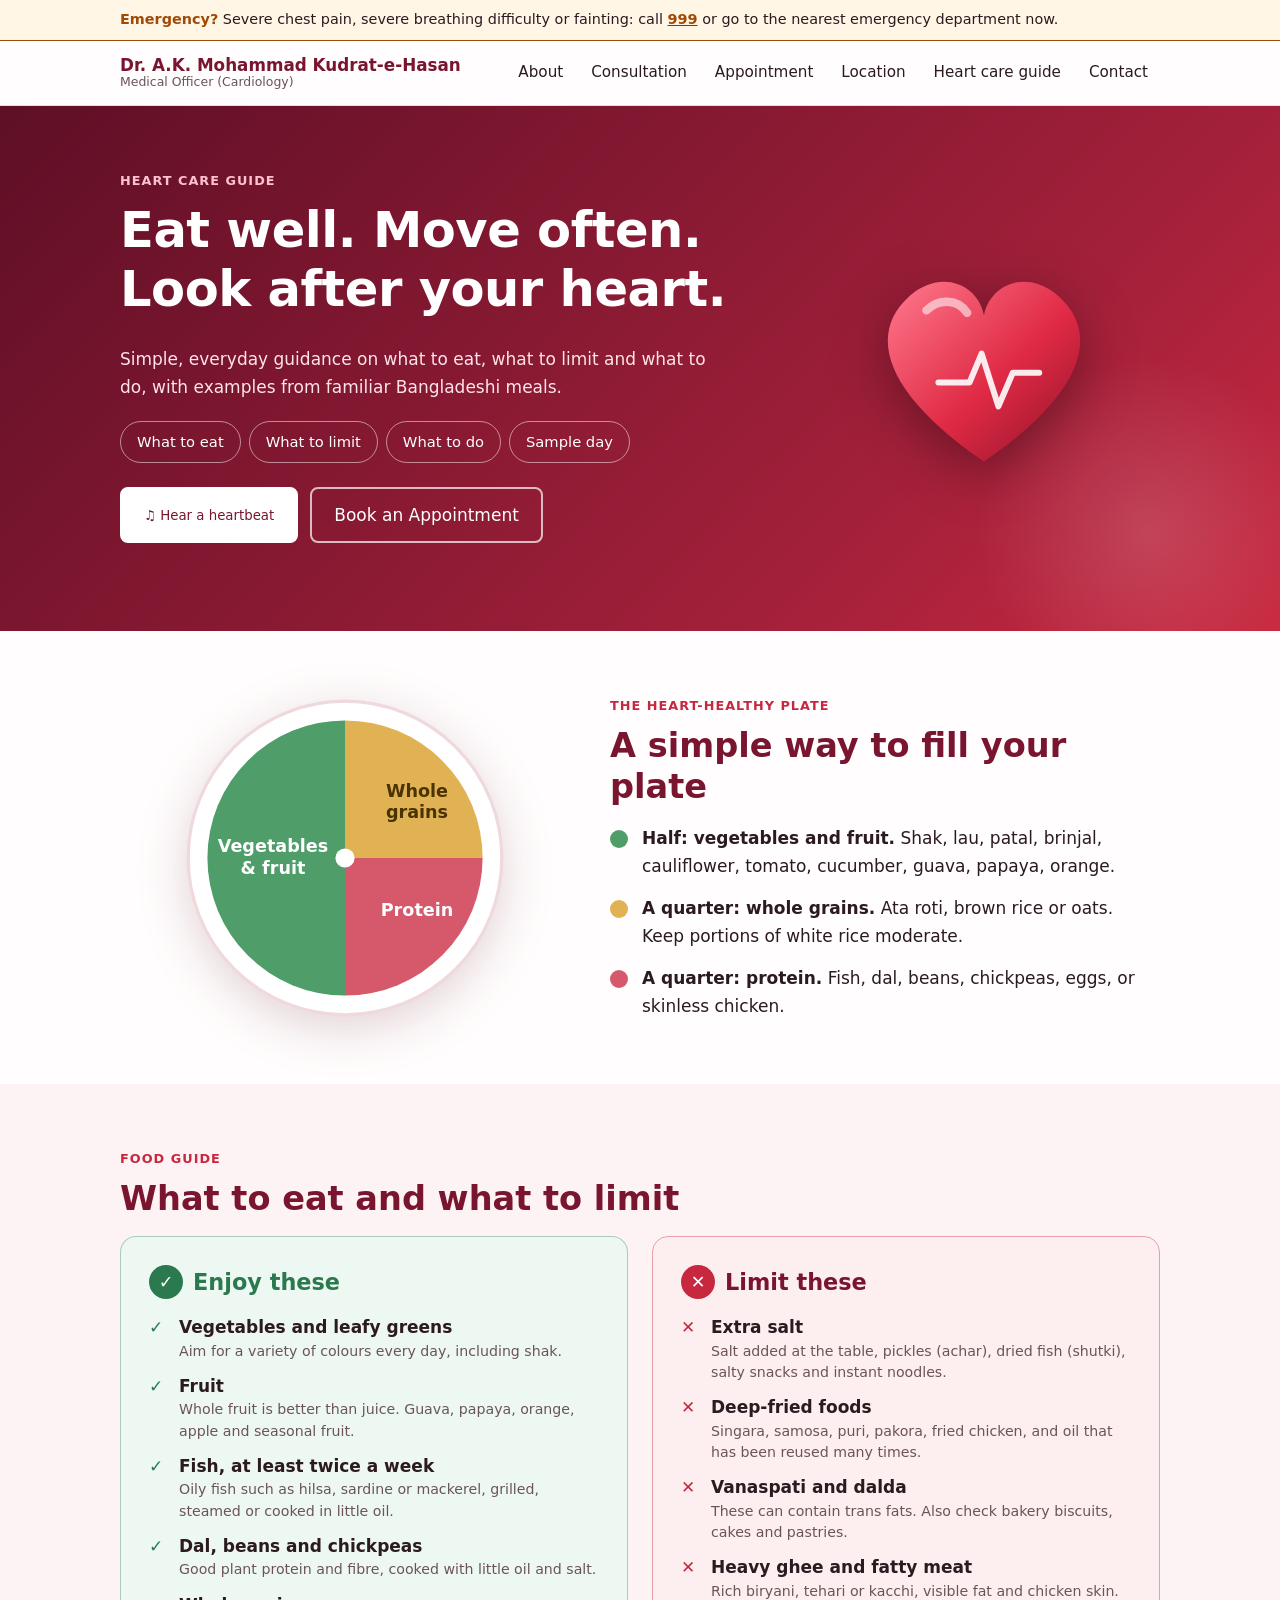
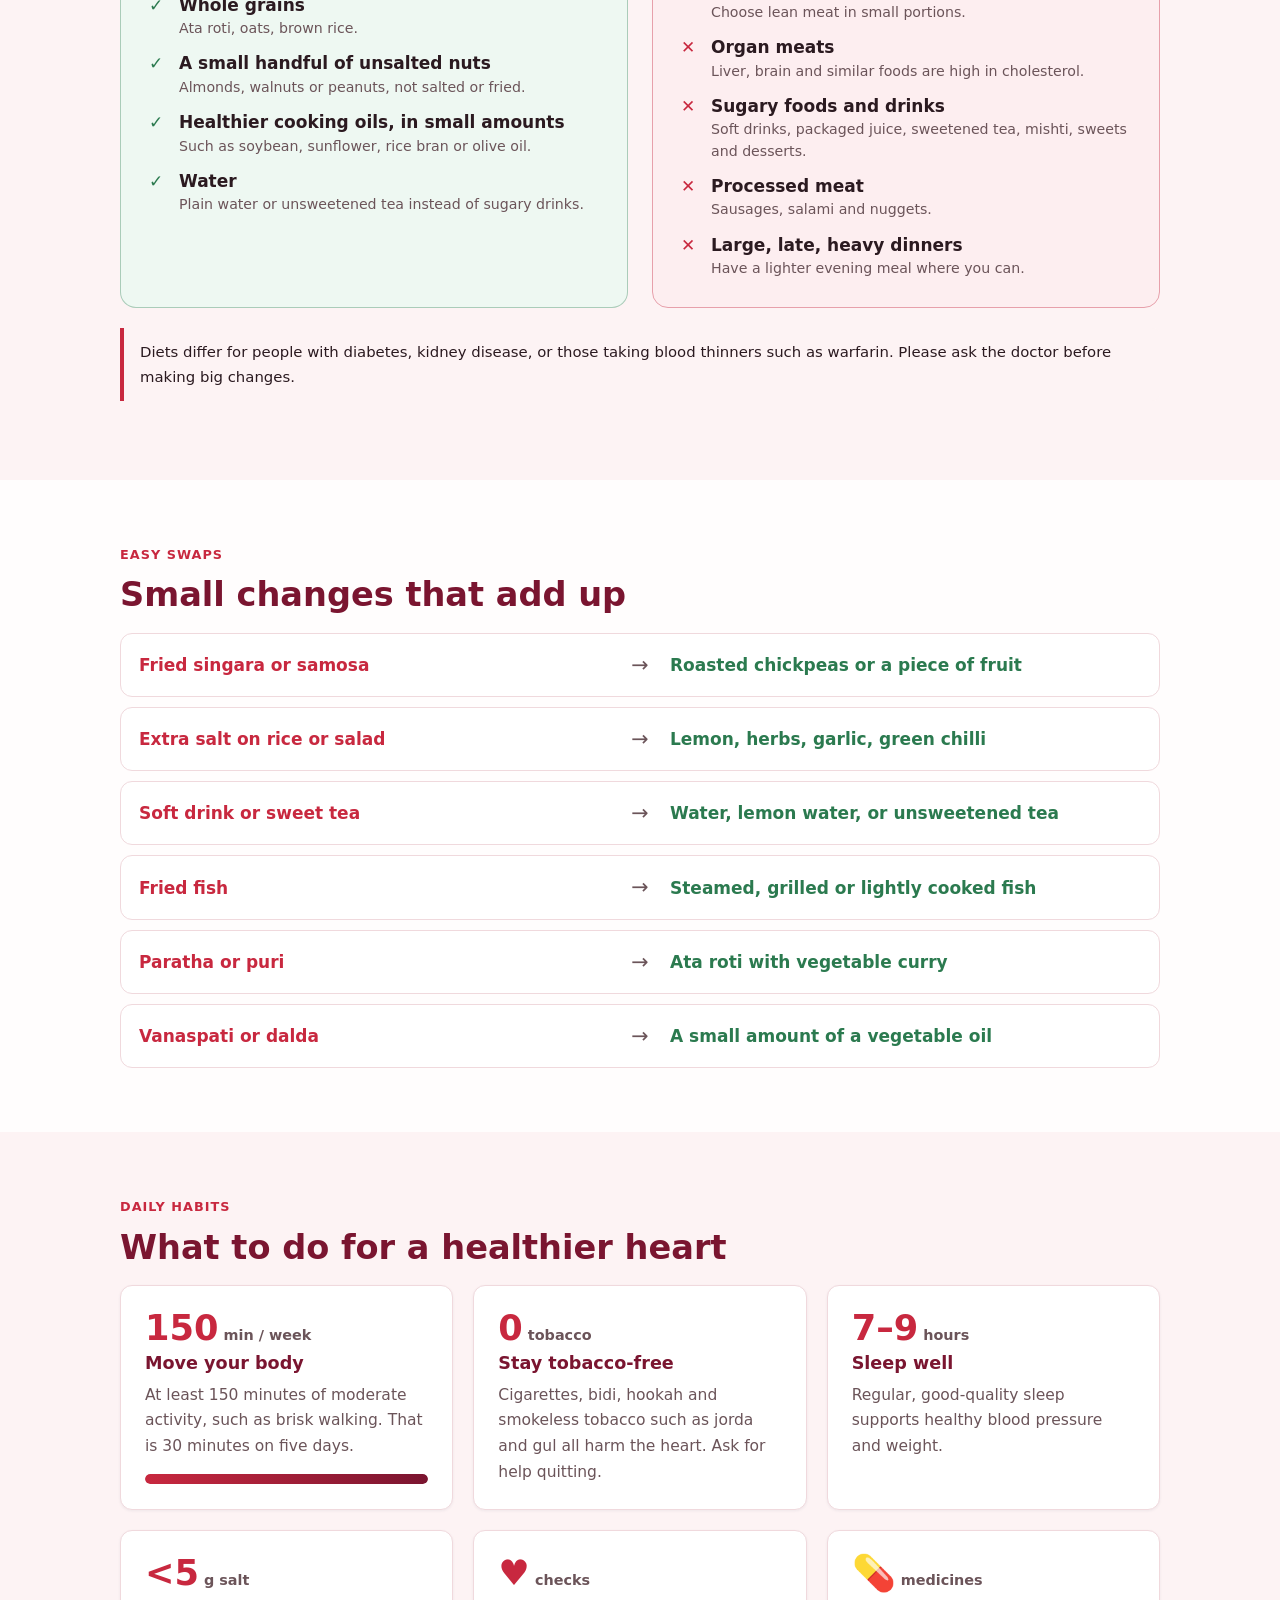
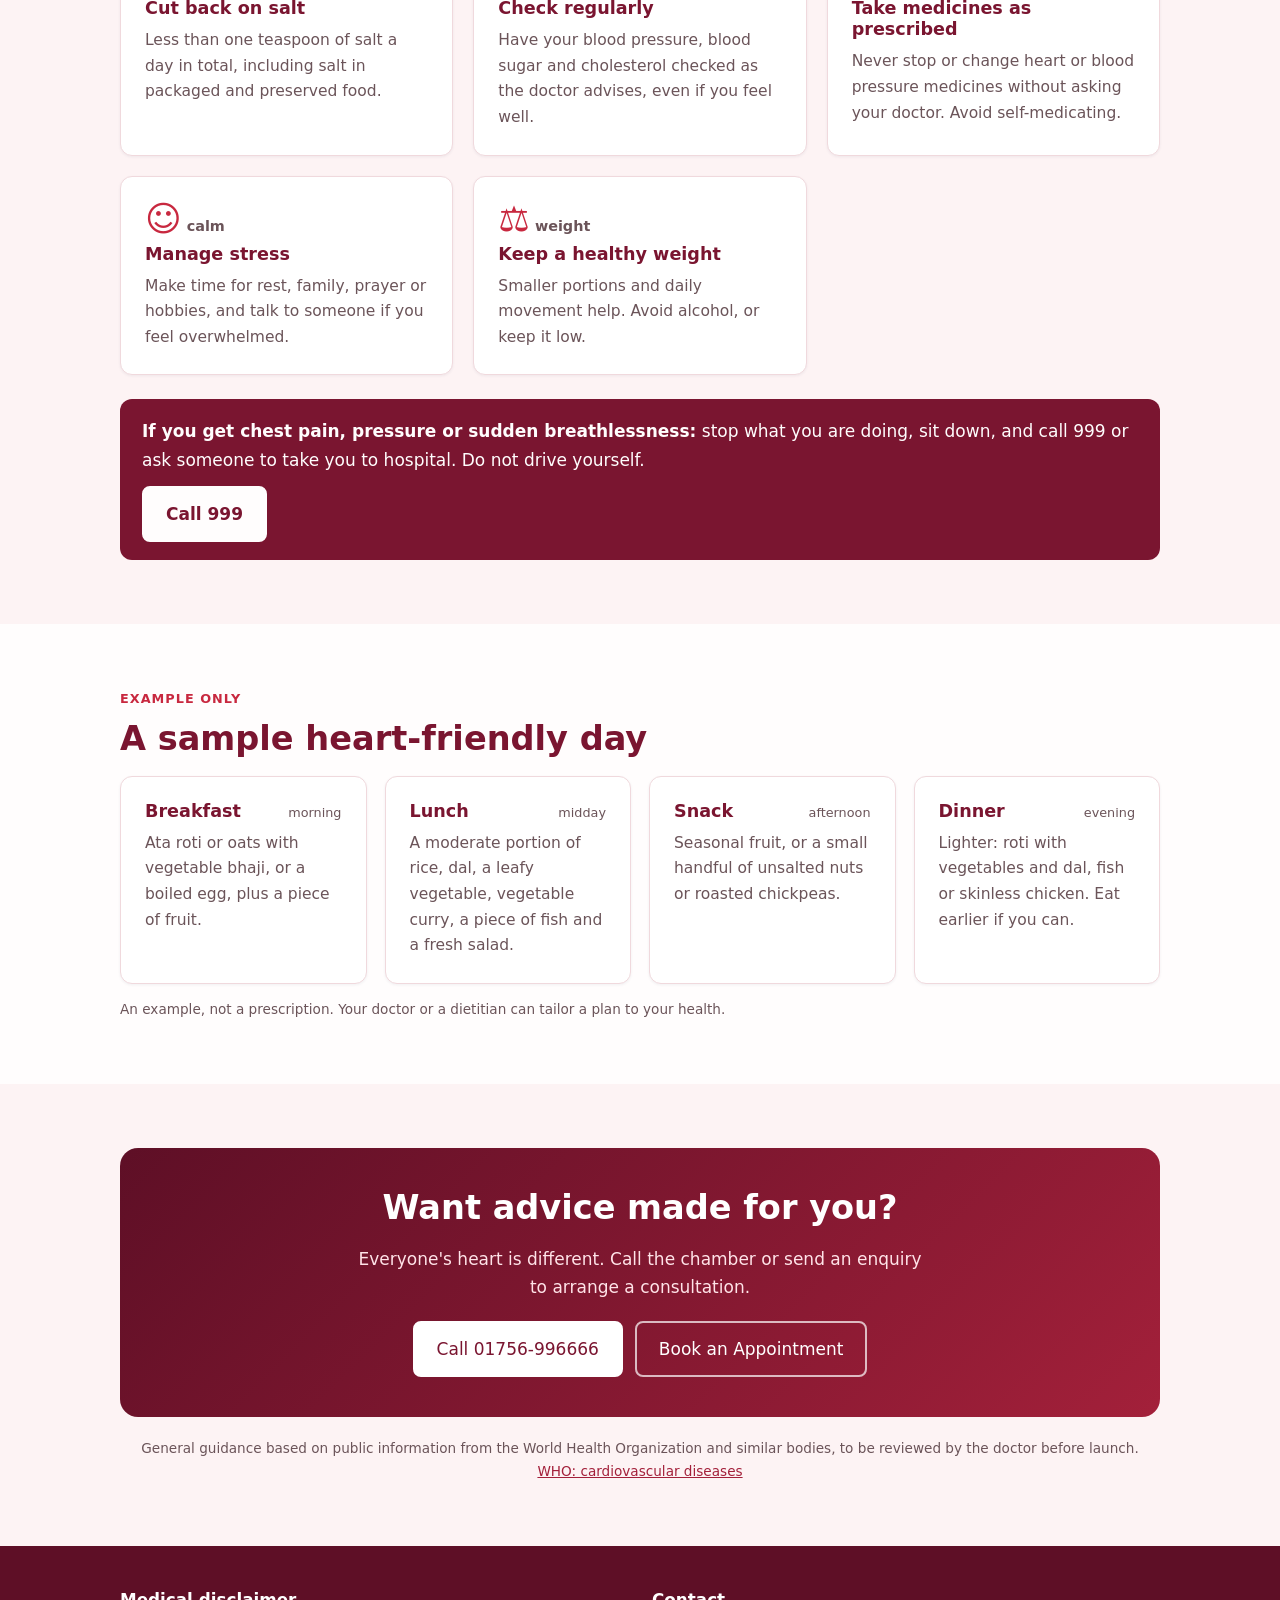
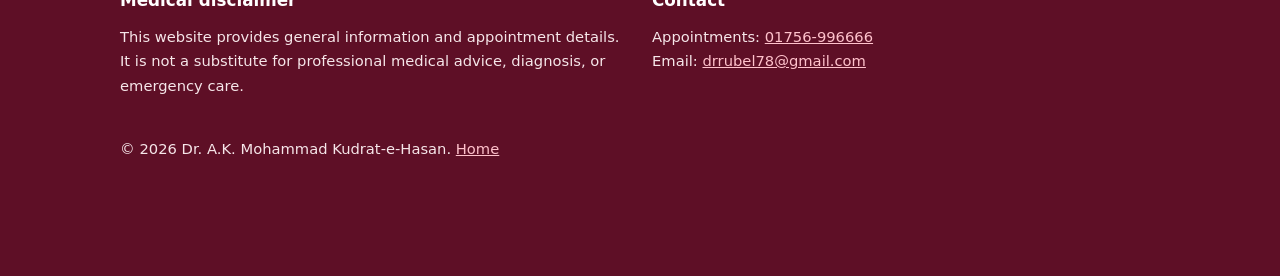
<file: heart-care.html>
<!DOCTYPE html>
<html lang="en">
<head>
<meta charset="utf-8">
<meta name="viewport" content="width=device-width, initial-scale=1, viewport-fit=cover">
<title>Heart Care Guide: What to Eat, What to Avoid, What to Do | Dr. A.K. Mohammad Kudrat-e-Hasan</title>
<meta name="description" content="A plain-language heart care guide: heart-healthy foods, foods to limit, daily habits and warning signs, with examples from Bangladeshi meals.">
<meta property="og:title" content="Heart Care Guide: What to Eat, What to Avoid, What to Do">
<meta property="og:type" content="article">
<meta name="robots" content="noindex">
<link rel="icon" href="data:image/svg+xml,%3Csvg xmlns='http://www.w3.org/2000/svg' viewBox='0 0 100 100'%3E%3Ctext y='.9em' font-size='90'%3E%F0%9F%AB%80%3C/text%3E%3C/svg%3E">
<link rel="stylesheet" href="style.css">
<script src="script.js" defer></script>
</head>
<body>
<a class="skip" href="#main">Skip to main content</a>
<div class="emerg" role="note"><div class="wrap"><strong>Emergency?</strong> Severe chest pain, severe breathing difficulty or fainting: call <a href="tel:999"><strong>999</strong></a> or go to the nearest emergency department now.</div></div>
<header class="top"><div class="wrap bar">
<a class="brand" href="index.html">Dr. A.K. Mohammad Kudrat-e-Hasan<small>Medical Officer (Cardiology)</small></a>
<button class="menu-btn" aria-expanded="false" aria-controls="nav" id="mbtn">Menu</button>
<nav id="nav" aria-label="Main"><ul>
<li><a href="index.html#about">About</a></li><li><a href="index.html#consultation">Consultation</a></li><li><a href="index.html#appointment">Appointment</a></li><li><a href="index.html#location">Location</a></li><li><a href="heart-care.html" aria-current="page">Heart care guide</a></li><li><a href="index.html#contact">Contact</a></li>
</ul></nav></div></header>

<main id="main">
<section class="phero"><div class="wrap">
<div>
<p class="eyebrow">Heart care guide</p>
<h1>Eat well. Move often. Look after your heart.</h1>
<p>Simple, everyday guidance on what to eat, what to limit and what to do, with examples from familiar Bangladeshi meals.</p>
<ul class="anchors"><li><a href="#eat">What to eat</a></li><li><a href="#avoid">What to limit</a></li><li><a href="#do">What to do</a></li><li><a href="#day">Sample day</a></li></ul>
<div class="cta"><button class="btn light" type="button" data-heartbeat aria-pressed="false">&#9835; Hear a heartbeat</button><a class="btn outline-light" href="index.html#appointment">Book an Appointment</a></div>
</div>
<svg class="heart" viewBox="0 0 200 200" role="img" aria-label="Illustration of a heart" style="width:min(240px,70%);justify-self:center"><defs><linearGradient id="hg2" x1="0" y1="0" x2="1" y2="1"><stop offset="0" stop-color="#ff7a8e"/><stop offset=".55" stop-color="#e02a45"/><stop offset="1" stop-color="#8f1229"/></linearGradient></defs><path d="M100 178C18 122 2 72 38 40c26-23 57-10 62 16 5-26 36-39 62-16 36 32 20 82-62 138z" fill="url(#hg2)"/><path d="M52 52c10-10 26-10 34 2" fill="none" stroke="#fff" stroke-opacity=".55" stroke-width="7" stroke-linecap="round"/><path d="M62 112h26l10-24 14 44 12-28h22" fill="none" stroke="#fff" stroke-opacity=".9" stroke-width="5" stroke-linecap="round" stroke-linejoin="round"/></svg>
</div></section>

<section id="plate"><div class="wrap plate-wrap">
<svg class="plate reveal" viewBox="0 0 200 200" role="img" aria-label="A plate divided into half vegetables and fruit, a quarter whole grains, a quarter protein">
<circle cx="100" cy="100" r="98" fill="var(--card)" stroke="var(--line)" stroke-width="2"/>
<path d="M100 14A86 86 0 0 0 100 186Z" fill="#4f9d69"/>
<path d="M100 100V14A86 86 0 0 1 186 100Z" fill="#e0b254"/>
<path d="M100 100H186A86 86 0 0 1 100 186Z" fill="#d6586b"/>
<g fill="#fff" font-weight="700" font-size="11" text-anchor="middle"><text x="55" y="96">Vegetables</text><text x="55" y="110">&amp; fruit</text><text x="145" y="62" fill="#4a3300">Whole</text><text x="145" y="75" fill="#4a3300">grains</text><text x="145" y="136">Protein</text></g>
<circle cx="100" cy="100" r="6" fill="var(--card)"/></svg>
<div class="reveal"><p class="eyebrow">The heart-healthy plate</p><h2>A simple way to fill your plate</h2>
<ul class="legend">
<li><i style="background:#4f9d69"></i><span><strong>Half: vegetables and fruit.</strong> Shak, lau, patal, brinjal, cauliflower, tomato, cucumber, guava, papaya, orange.</span></li>
<li><i style="background:#e0b254"></i><span><strong>A quarter: whole grains.</strong> Ata roti, brown rice or oats. Keep portions of white rice moderate.</span></li>
<li><i style="background:#d6586b"></i><span><strong>A quarter: protein.</strong> Fish, dal, beans, chickpeas, eggs, or skinless chicken.</span></li>
</ul></div>
</div></section>

<section class="alt" id="eat"><div class="wrap">
<p class="eyebrow">Food guide</p><h2>What to eat and what to limit</h2>
<div class="foodcols">
<div class="panel good reveal" id="eat-panel"><h2><span class="mark" aria-hidden="true">✓</span>Enjoy these</h2>
<ul class="foodlist">
<li><strong>Vegetables and leafy greens</strong><small>Aim for a variety of colours every day, including shak.</small></li>
<li><strong>Fruit</strong><small>Whole fruit is better than juice. Guava, papaya, orange, apple and seasonal fruit.</small></li>
<li><strong>Fish, at least twice a week</strong><small>Oily fish such as hilsa, sardine or mackerel, grilled, steamed or cooked in little oil.</small></li>
<li><strong>Dal, beans and chickpeas</strong><small>Good plant protein and fibre, cooked with little oil and salt.</small></li>
<li><strong>Whole grains</strong><small>Ata roti, oats, brown rice.</small></li>
<li><strong>A small handful of unsalted nuts</strong><small>Almonds, walnuts or peanuts, not salted or fried.</small></li>
<li><strong>Healthier cooking oils, in small amounts</strong><small>Such as soybean, sunflower, rice bran or olive oil.</small></li>
<li><strong>Water</strong><small>Plain water or unsweetened tea instead of sugary drinks.</small></li>
</ul></div>
<div class="panel bad reveal" id="avoid"><h2><span class="mark" aria-hidden="true">✕</span>Limit these</h2>
<ul class="foodlist">
<li><strong>Extra salt</strong><small>Salt added at the table, pickles (achar), dried fish (shutki), salty snacks and instant noodles.</small></li>
<li><strong>Deep-fried foods</strong><small>Singara, samosa, puri, pakora, fried chicken, and oil that has been reused many times.</small></li>
<li><strong>Vanaspati and dalda</strong><small>These can contain trans fats. Also check bakery biscuits, cakes and pastries.</small></li>
<li><strong>Heavy ghee and fatty meat</strong><small>Rich biryani, tehari or kacchi, visible fat and chicken skin. Choose lean meat in small portions.</small></li>
<li><strong>Organ meats</strong><small>Liver, brain and similar foods are high in cholesterol.</small></li>
<li><strong>Sugary foods and drinks</strong><small>Soft drinks, packaged juice, sweetened tea, mishti, sweets and desserts.</small></li>
<li><strong>Processed meat</strong><small>Sausages, salami and nuggets.</small></li>
<li><strong>Large, late, heavy dinners</strong><small>Have a lighter evening meal where you can.</small></li>
</ul></div>
</div>
<p class="note reveal" style="margin-top:20px">Diets differ for people with diabetes, kidney disease, or those taking blood thinners such as warfarin. Please ask the doctor before making big changes.</p>
</div></section>

<section id="swaps"><div class="wrap">
<p class="eyebrow">Easy swaps</p><h2>Small changes that add up</h2>
<div class="swap">
<div class="row reveal"><span class="from">Fried singara or samosa</span><span class="arrow" aria-hidden="true">→</span><span class="to">Roasted chickpeas or a piece of fruit</span></div>
<div class="row reveal"><span class="from">Extra salt on rice or salad</span><span class="arrow" aria-hidden="true">→</span><span class="to">Lemon, herbs, garlic, green chilli</span></div>
<div class="row reveal"><span class="from">Soft drink or sweet tea</span><span class="arrow" aria-hidden="true">→</span><span class="to">Water, lemon water, or unsweetened tea</span></div>
<div class="row reveal"><span class="from">Fried fish</span><span class="arrow" aria-hidden="true">→</span><span class="to">Steamed, grilled or lightly cooked fish</span></div>
<div class="row reveal"><span class="from">Paratha or puri</span><span class="arrow" aria-hidden="true">→</span><span class="to">Ata roti with vegetable curry</span></div>
<div class="row reveal"><span class="from">Vanaspati or dalda</span><span class="arrow" aria-hidden="true">→</span><span class="to">A small amount of a vegetable oil</span></div>
</div></div></section>

<section class="alt" id="do"><div class="wrap">
<p class="eyebrow">Daily habits</p><h2>What to do for a healthier heart</h2>
<div class="dogrid">
<div class="card reveal"><div class="num">150<small> min / week</small></div><h3>Move your body</h3><p>At least 150 minutes of moderate activity, such as brisk walking. That is 30 minutes on five days.</p><div class="meter" aria-hidden="true"><span style="--w:100%"></span></div></div>
<div class="card reveal"><div class="num">0<small> tobacco</small></div><h3>Stay tobacco-free</h3><p>Cigarettes, bidi, hookah and smokeless tobacco such as jorda and gul all harm the heart. Ask for help quitting.</p></div>
<div class="card reveal"><div class="num">7–9<small> hours</small></div><h3>Sleep well</h3><p>Regular, good-quality sleep supports healthy blood pressure and weight.</p></div>
<div class="card reveal"><div class="num">&lt;5<small> g salt</small></div><h3>Cut back on salt</h3><p>Less than one teaspoon of salt a day in total, including salt in packaged and preserved food.</p></div>
<div class="card reveal"><div class="num">♥<small> checks</small></div><h3>Check regularly</h3><p>Have your blood pressure, blood sugar and cholesterol checked as the doctor advises, even if you feel well.</p></div>
<div class="card reveal"><div class="num">💊<small> medicines</small></div><h3>Take medicines as prescribed</h3><p>Never stop or change heart or blood pressure medicines without asking your doctor. Avoid self-medicating.</p></div>
<div class="card reveal"><div class="num">☺<small> calm</small></div><h3>Manage stress</h3><p>Make time for rest, family, prayer or hobbies, and talk to someone if you feel overwhelmed.</p></div>
<div class="card reveal"><div class="num">⚖<small> weight</small></div><h3>Keep a healthy weight</h3><p>Smaller portions and daily movement help. Avoid alcohol, or keep it low.</p></div>
</div>
<div class="callout reveal" role="note"><span><strong>If you get chest pain, pressure or sudden breathlessness:</strong> stop what you are doing, sit down, and call 999 or ask someone to take you to hospital. Do not drive yourself.</span><a class="btn" style="background:var(--bg);color:var(--navy);border-color:var(--bg)" href="tel:999">Call 999</a></div>
</div></section>

<section id="day"><div class="wrap">
<p class="eyebrow">Example only</p><h2>A sample heart-friendly day</h2>
<div class="dayplan">
<div class="card reveal"><h3>Breakfast <span class="t">morning</span></h3><p>Ata roti or oats with vegetable bhaji, or a boiled egg, plus a piece of fruit.</p></div>
<div class="card reveal"><h3>Lunch <span class="t">midday</span></h3><p>A moderate portion of rice, dal, a leafy vegetable, vegetable curry, a piece of fish and a fresh salad.</p></div>
<div class="card reveal"><h3>Snack <span class="t">afternoon</span></h3><p>Seasonal fruit, or a small handful of unsalted nuts or roasted chickpeas.</p></div>
<div class="card reveal"><h3>Dinner <span class="t">evening</span></h3><p>Lighter: roti with vegetables and dal, fish or skinless chicken. Eat earlier if you can.</p></div>
</div>
<p class="hint" style="margin-top:14px">An example, not a prescription. Your doctor or a dietitian can tailor a plan to your health.</p>
</div></section>

<section class="alt"><div class="wrap"><div class="cta-end reveal">
<h2>Want advice made for you?</h2>
<p>Everyone's heart is different. Call the chamber or send an enquiry to arrange a consultation.</p>
<div class="cta"><a class="btn light" data-call href="tel:01756996666">Call 01756-996666</a><a class="btn outline-light" href="index.html#appointment">Book an Appointment</a></div>
</div>
<p class="hint" style="margin-top:20px;text-align:center">General guidance based on public information from the World Health Organization and similar bodies, to be reviewed by the doctor before launch. <a rel="noopener" target="_blank" href="https://www.who.int/health-topics/cardiovascular-diseases">WHO: cardiovascular diseases</a></p>
</div></section>
</main>

<footer><div class="wrap">
<div class="legal">
<div><h2>Medical disclaimer</h2><p>This website provides general information and appointment details. It is not a substitute for professional medical advice, diagnosis, or emergency care.</p></div>
<div><h2>Contact</h2><p>Appointments: <a href="tel:01756996666">01756-996666</a><br>Email: <a href="mailto:drrubel78@gmail.com">drrubel78@gmail.com</a></p></div>
</div>
<p>© <span id="yr"></span> Dr. A.K. Mohammad Kudrat-e-Hasan. <a href="index.html">Home</a></p>
</div></footer>
<div class="mobilebar"><a class="btn primary" data-call href="tel:01756996666">Call</a><a class="btn ghost" href="index.html#appointment">Book online</a></div>
</body>
</html>
</file>
<file: style.css>
:root{--navy:#7a1530;--teal:#c8283f;--blue:#a3203a;--foot:#5e0f26;--bg:#fffdfd;--bg2:#fdf3f4;--text:#2b1a20;--muted:#6b5459;--line:#f0d9dd;--card:#fff;--warn:#fff6e5;--warnb:#a14a07;box-sizing:border-box;padding-top:env(safe-area-inset-top,0px);padding-bottom:env(safe-area-inset-bottom,0px)}
@media (prefers-color-scheme:dark){:root:not([data-theme="light"]){--navy:#ff9aa9;--teal:#ff7a8e;--blue:#ffa3b1;--foot:#2a1015;--bg:#1a1013;--bg2:#24161a;--text:#f5e8ea;--muted:#c9b0b5;--line:#3b2429;--card:#2a1a1f;--warn:#2e2212;--warnb:#ffb454}}
:root[data-theme="dark"]{--navy:#ff9aa9;--teal:#ff7a8e;--blue:#ffa3b1;--foot:#2a1015;--bg:#1a1013;--bg2:#24161a;--text:#f5e8ea;--muted:#c9b0b5;--line:#3b2429;--card:#2a1a1f;--warn:#2e2212;--warnb:#ffb454}
*,*::before,*::after{box-sizing:inherit}
html{scroll-behavior:smooth;scroll-padding-top:calc(72px + env(safe-area-inset-top,0px))}
body{margin:0;background:var(--bg);color:var(--text);font:17px/1.65 system-ui,-apple-system,"Segoe UI",Roboto,"Helvetica Neue",Arial,sans-serif}
@media (prefers-reduced-motion:reduce){html{scroll-behavior:auto}*{transition:none!important;animation:none!important}}
a{color:var(--blue)}
:focus-visible{outline:3px solid var(--teal);outline-offset:2px;border-radius:4px}
.wrap{max-width:1080px;margin:0 auto;padding:0 20px}
.skip{position:absolute;left:-999px;top:8px;background:var(--navy);color:var(--bg);padding:8px 14px;z-index:99}
.skip:focus{left:8px}
header.top{position:sticky;top:0;background:var(--bg);border-bottom:1px solid var(--line);z-index:20;padding-top:env(safe-area-inset-top,0px)}
.bar{display:flex;align-items:center;justify-content:space-between;min-height:64px;gap:12px}
.brand{font-weight:700;color:var(--navy);text-decoration:none;font-size:1.05rem;line-height:1.2}
.brand small{display:block;font-weight:400;color:var(--muted);font-size:.78rem}
nav ul{display:flex;gap:4px;list-style:none;margin:0;padding:0}
nav a{display:block;padding:10px 12px;color:var(--text);text-decoration:none;border-radius:6px;font-size:.95rem}
nav a:hover{background:var(--bg2)}
.menu-btn{display:none;background:none;border:1px solid var(--line);color:var(--text);border-radius:8px;padding:10px 14px;font:inherit;min-height:44px}
@media (max-width:820px){.menu-btn{display:block}nav{display:none;position:absolute;left:0;right:0;top:100%;background:var(--bg);border-bottom:1px solid var(--line);padding:8px 20px 14px}nav.open{display:block}nav ul{flex-direction:column}}
.btn{display:inline-flex;align-items:center;justify-content:center;gap:8px;min-height:48px;padding:12px 22px;border-radius:8px;font:600 1rem inherit;font-family:inherit;text-decoration:none;border:2px solid var(--navy);cursor:pointer;transition:background .2s,transform .2s}
.btn.primary{background:var(--navy);color:var(--bg)}
.btn.primary:hover{transform:translateY(-1px)}
.btn.ghost{background:transparent;color:var(--navy)}
.btn.ghost:hover{background:var(--bg2)}
.emerg{background:var(--warn);border-bottom:1px solid var(--warnb);font-size:.9rem;padding:8px 0}
.emerg strong{color:var(--warnb)}
section{padding:64px 0}
section.alt{background:var(--bg2)}
h1,h2,h3{color:var(--navy);line-height:1.2;margin:0 0 .5em}
h1{font-size:clamp(2rem,5vw,3.1rem);letter-spacing:-.01em}
h2{font-size:clamp(1.5rem,3.4vw,2.1rem)}
.eyebrow{color:var(--teal);font-weight:700;text-transform:uppercase;letter-spacing:.08em;font-size:.8rem;margin:0 0 10px}
.hero{padding:48px 0 64px;background:radial-gradient(900px 400px at 85% 0%,rgba(200,40,63,.10),transparent 70%),url("data:image/svg+xml,%3Csvg xmlns='http://www.w3.org/2000/svg' viewBox='0 0 200 200'%3E%3Cpath d='M100 175C20 120 5 70 40 40c25-22 55-10 60 15 5-25 35-37 60-15 35 30 20 80-60 135z' fill='%23c8283f' fill-opacity='.06'/%3E%3C/svg%3E") no-repeat left -90px bottom -60px/380px}
.band{background:linear-gradient(135deg,var(--foot),#a3203a);color:#fff;padding:56px 0;overflow:hidden;position:relative}
.band-grid{display:grid;grid-template-columns:.8fr 1.2fr;gap:40px;align-items:center}
@media (max-width:820px){.band-grid{grid-template-columns:1fr;text-align:center}.band svg.heart{margin:0 auto}}
.band h2{color:#fff}.band p{color:#ffe3e8;max-width:34em}
svg.heart{width:min(260px,70%);height:auto;display:block;filter:drop-shadow(0 14px 28px rgba(0,0,0,.35));animation:beat 1.4s ease-in-out infinite;transform-origin:center}
@keyframes beat{0%,60%,100%{transform:scale(1)}15%{transform:scale(1.07)}30%{transform:scale(.98)}45%{transform:scale(1.05)}}
.ecg{width:100%;height:70px;display:block;margin-top:24px}
.ecg path{fill:none;stroke:#ffd0d8;stroke-width:3;stroke-linecap:round;stroke-linejoin:round;stroke-dasharray:900;stroke-dashoffset:900;animation:draw 3.5s linear infinite}
@keyframes draw{to{stroke-dashoffset:0}}
.chips{display:flex;flex-wrap:wrap;gap:8px;padding:0;list-style:none;margin:18px 0 0}
.band .chips{justify-content:inherit}
.chips li{border:1px solid rgba(255,255,255,.45);border-radius:99px;padding:6px 14px;font-size:.9rem}
.hero-grid{display:grid;grid-template-columns:1.15fr .85fr;gap:48px;align-items:center}
@media (max-width:820px){.hero-grid{grid-template-columns:1fr;gap:28px}.portrait{order:-1;max-width:340px;margin:0 auto}}
.lead{font-size:1.15rem;color:var(--muted);max-width:34em}
.cta{display:flex;flex-wrap:wrap;gap:12px;margin:24px 0}
.facts{display:grid;gap:10px;padding:0;list-style:none;margin:20px 0 0;font-size:.97rem}
.facts li{display:flex;gap:10px}
.facts b{min-width:78px;color:var(--navy)}
.portrait{aspect-ratio:4/5;border-radius:14px;background:linear-gradient(160deg,var(--bg2),var(--line));border:1px solid var(--line);display:grid;place-items:center;overflow:hidden;position:relative;width:100%}
.portrait img{width:100%;height:100%;object-fit:cover;display:block}
.portrait .ph{text-align:center;color:var(--muted);font-size:.85rem;padding:16px}
.grid3{display:grid;grid-template-columns:repeat(auto-fit,minmax(250px,1fr));gap:20px}
.card{background:var(--card);border:1px solid var(--line);border-radius:12px;padding:24px;box-shadow:0 1px 3px rgba(11,37,69,.06)}
.card h3{font-size:1.1rem}
.card p{margin:.3em 0 0;color:var(--muted);font-size:.97rem}
.steps{counter-reset:s;list-style:none;padding:0;display:grid;gap:16px}
.steps li{counter-increment:s;display:flex;gap:16px;align-items:flex-start}
.steps li::before{content:counter(s);flex:none;width:36px;height:36px;border-radius:50%;background:var(--navy);color:var(--bg);display:grid;place-items:center;font-weight:700}
.two{display:grid;grid-template-columns:1fr 1fr;gap:32px}
@media (max-width:820px){.two{grid-template-columns:1fr}}
form{display:grid;gap:16px}
label{font-weight:600;display:block;margin-bottom:4px;font-size:.95rem}
.req{color:var(--warnb)}
input,select,textarea{width:100%;font:inherit;color:var(--text);background:var(--bg);border:1px solid var(--muted);border-radius:8px;padding:12px;min-height:48px}
textarea{min-height:96px;resize:vertical}
.err{color:var(--warnb);font-size:.88rem;min-height:1.2em;margin:4px 0 0}
input[aria-invalid="true"],select[aria-invalid="true"]{border:2px solid var(--warnb)}
.hint{font-size:.85rem;color:var(--muted);margin:4px 0 0}
.note{border-left:4px solid var(--teal);background:var(--bg2);padding:12px 16px;border-radius:0 8px 8px 0;font-size:.93rem}
#status{margin-top:8px}
details{background:var(--card);border:1px solid var(--line);border-radius:10px;padding:4px 18px;margin-bottom:10px}
summary{cursor:pointer;font-weight:600;padding:12px 0;color:var(--navy)}
details p{margin:0 0 14px;color:var(--muted)}
footer{background:var(--foot);color:#f6e6e9;padding:44px 0 100px;font-size:.92rem}
:root:not([data-theme="light"]) footer{}
footer a{color:#ffc2cc}
footer h2{color:#fff;font-size:1.05rem}
.legal{display:grid;grid-template-columns:repeat(auto-fit,minmax(260px,1fr));gap:24px;margin-bottom:24px}
.mobilebar{display:none}
@media (max-width:820px){.mobilebar{display:flex;gap:8px;position:fixed;left:0;right:0;bottom:0;background:var(--bg);border-top:1px solid var(--line);padding:10px 12px calc(10px + env(safe-area-inset-bottom,0px));z-index:30}.mobilebar .btn{flex:1;min-height:46px;padding:8px}}
.trust{background:var(--card);border-bottom:1px solid var(--line)}
.trust ul{display:grid;grid-template-columns:repeat(auto-fit,minmax(200px,1fr));gap:0;list-style:none;margin:0;padding:0}
.trust li{padding:20px;text-align:center;border-right:1px solid var(--line)}
.trust li:last-child{border-right:0}
.trust b{display:block;color:var(--navy);font-size:1.15rem}
.trust span{color:var(--muted);font-size:.85rem}
@media (max-width:820px){.trust li{border-right:0;border-bottom:1px solid var(--line)}}
.ic{width:48px;height:48px;border-radius:12px;background:var(--bg2);color:var(--teal);display:grid;place-items:center;font-size:1.5rem;margin-bottom:12px}
.rings{display:grid;grid-template-columns:repeat(auto-fit,minmax(210px,1fr));gap:20px}
.ringcard{text-align:center}
.ringcard svg{width:130px;height:130px;display:block;margin:0 auto 10px}
.ringcard .bg{fill:none;stroke:var(--line);stroke-width:9}
.ringcard .fg{fill:none;stroke:var(--teal);stroke-width:9;stroke-linecap:round;transform:rotate(-90deg);transform-origin:50% 50%}
.ringcard text{fill:var(--navy);font-weight:700;text-anchor:middle}
.journey{display:grid;grid-template-columns:repeat(auto-fit,minmax(170px,1fr));gap:0;margin-top:32px;position:relative}
.journey div{padding:0 12px;text-align:center;position:relative}
.journey div::before{content:"";position:absolute;top:19px;left:-50%;width:100%;height:2px;background:var(--line);z-index:0}
.journey div:first-child::before{display:none}
.journey i{position:relative;z-index:1;font-style:normal;width:40px;height:40px;border-radius:50%;background:var(--navy);color:var(--bg);display:grid;place-items:center;margin:0 auto 10px;font-weight:700}
.journey strong{display:block;color:var(--navy)}
.journey span{font-size:.9rem;color:var(--muted)}
@media (max-width:620px){.journey{grid-template-columns:1fr;gap:18px}.journey div::before{display:none}}
.callout{background:var(--navy);color:var(--bg);border-radius:12px;padding:18px 22px;margin-top:24px;display:flex;flex-wrap:wrap;gap:12px;align-items:center;justify-content:space-between}
.callout a{color:inherit;font-weight:700}

/* ===================== v3 additions ===================== */
:root{--good:#2b7a4f;--goodbg:#eef8f2;--badbg:#fdeef0}
@media (prefers-color-scheme:dark){:root:not([data-theme="light"]){--good:#6fd09b;--goodbg:#14261c;--badbg:#2e171c}}
html{-webkit-text-size-adjust:100%}
body{-webkit-font-smoothing:antialiased;text-rendering:optimizeLegibility}
header.top{transition:box-shadow .3s}
header.top.scrolled{box-shadow:0 6px 24px rgba(94,15,38,.12)}
.card{transition:transform .3s ease,box-shadow .3s ease}
.card:hover{transform:translateY(-4px);box-shadow:0 14px 32px rgba(94,15,38,.14)}
.btn.light{background:#fff;color:#7a1530;border-color:#fff}
.btn.light:hover{background:#ffe3e8}
.btn.outline-light{background:transparent;color:#fff;border-color:rgba(255,255,255,.7)}
.btn.outline-light:hover{background:rgba(255,255,255,.12)}
.band .cta{margin:22px 0 0}
@media (max-width:820px){.band .cta{justify-content:center}}

/* scroll reveal (content stays visible without JS) */
.js .reveal{opacity:0;transform:translateY(20px);transition:opacity .7s ease,transform .7s ease}
.js .reveal.in{opacity:1;transform:none}

/* synced heartbeat */
.synced svg.heart{animation:none}
svg.heart.pulse{animation:thump .7s ease-out}
@keyframes thump{0%{transform:scale(1)}18%{transform:scale(1.11)}34%{transform:scale(.99)}52%{transform:scale(1.06)}100%{transform:scale(1)}}

/* ---------- Heart-care guide page ---------- */
.phero{background:linear-gradient(135deg,var(--foot),#a3203a 70%,#c8283f);color:#fff;padding:64px 0;position:relative;overflow:hidden}
.phero::after{content:"";position:absolute;inset:auto -60px -90px auto;width:380px;height:380px;background:radial-gradient(circle,rgba(255,255,255,.14),transparent 65%);border-radius:50%;animation:float 9s ease-in-out infinite}
@keyframes float{50%{transform:translate(-30px,-24px)}}
.phero .wrap{display:grid;grid-template-columns:1.3fr .7fr;gap:32px;align-items:center;position:relative;z-index:1}
@media (max-width:820px){.phero .wrap{grid-template-columns:1fr;text-align:center}.phero svg.heart{margin:0 auto}.phero .cta{justify-content:center}}
.phero h1{color:#fff}.phero p{color:#ffe3e8;max-width:36em}
.phero .eyebrow{color:#ffc2cc}
.anchors{display:flex;flex-wrap:wrap;gap:8px;margin:20px 0 0;padding:0;list-style:none}
.anchors a{display:block;border:1px solid rgba(255,255,255,.5);color:#fff;text-decoration:none;border-radius:99px;padding:8px 16px;font-size:.92rem;transition:background .2s}
.anchors a:hover{background:rgba(255,255,255,.15)}
@media (max-width:820px){.anchors{justify-content:center}}

.plate-wrap{display:grid;grid-template-columns:.9fr 1.1fr;gap:40px;align-items:center}
@media (max-width:820px){.plate-wrap{grid-template-columns:1fr}}
.plate{width:min(320px,100%);margin:0 auto;display:block;filter:drop-shadow(0 12px 24px rgba(94,15,38,.18))}
.legend{list-style:none;margin:0;padding:0;display:grid;gap:14px}
.legend li{display:flex;gap:14px;align-items:flex-start}
.legend i{flex:none;width:18px;height:18px;border-radius:50%;margin-top:6px}

.foodcols{display:grid;grid-template-columns:1fr 1fr;gap:24px}
@media (max-width:820px){.foodcols{grid-template-columns:1fr}}
.panel{border-radius:16px;padding:28px;border:1px solid var(--line)}
.panel.good{background:var(--goodbg);border-color:color-mix(in srgb,var(--good) 35%,transparent)}
.panel.bad{background:var(--badbg);border-color:color-mix(in srgb,var(--warnb) 0%,#e7a0ab)}
.panel h2{display:flex;align-items:center;gap:10px;font-size:1.4rem}
.panel.good h2{color:var(--good)}
.mark{display:inline-grid;place-items:center;width:34px;height:34px;border-radius:50%;color:#fff;font-size:1.1rem}
.good .mark{background:var(--good)}.bad .mark{background:#c8283f}
.foodlist{list-style:none;margin:16px 0 0;padding:0;display:grid;gap:12px}
.foodlist li{padding-left:30px;position:relative;line-height:1.5}
.foodlist li::before{position:absolute;left:0;top:0;font-weight:700}
.good .foodlist li::before{content:"✓";color:var(--good)}
.bad .foodlist li::before{content:"✕";color:#c8283f}
.foodlist small{display:block;color:var(--muted)}

.swap{display:grid;gap:10px}
.swap .row{display:grid;grid-template-columns:1fr 36px 1fr;gap:12px;align-items:center;background:var(--card);border:1px solid var(--line);border-radius:12px;padding:14px 18px}
.swap .from{color:#c8283f;font-weight:600}.swap .to{color:var(--good);font-weight:600}
.swap .arrow{text-align:center;color:var(--muted);font-size:1.3rem}
@media (max-width:620px){.swap .row{grid-template-columns:1fr;text-align:center}.swap .arrow{transform:rotate(90deg)}}

.dayplan{display:grid;grid-template-columns:repeat(auto-fit,minmax(220px,1fr));gap:18px}
.dayplan .card h3{display:flex;justify-content:space-between;align-items:baseline}
.dayplan .t{font-size:.8rem;color:var(--muted);font-weight:400}

.dogrid{display:grid;grid-template-columns:repeat(auto-fit,minmax(260px,1fr));gap:20px}
.dogrid .num{font-size:2.2rem;font-weight:800;color:var(--teal);line-height:1;margin-bottom:8px}
.dogrid .num small{font-size:.9rem;font-weight:600;color:var(--muted)}
.meter{height:10px;border-radius:99px;background:var(--line);overflow:hidden;margin-top:14px}
.meter span{display:block;height:100%;width:0;border-radius:99px;background:linear-gradient(90deg,var(--teal),var(--navy));transition:width 1.4s cubic-bezier(.2,.8,.2,1)}
.in .meter span,.meter.in span{width:var(--w)}
.cta-end{background:linear-gradient(135deg,var(--foot),#a3203a);color:#fff;border-radius:18px;padding:40px;text-align:center}
.cta-end h2{color:#fff}.cta-end p{color:#ffe3e8;margin:0 auto 20px;max-width:34em}
.cta-end .cta{justify-content:center;margin:0}
</file>
